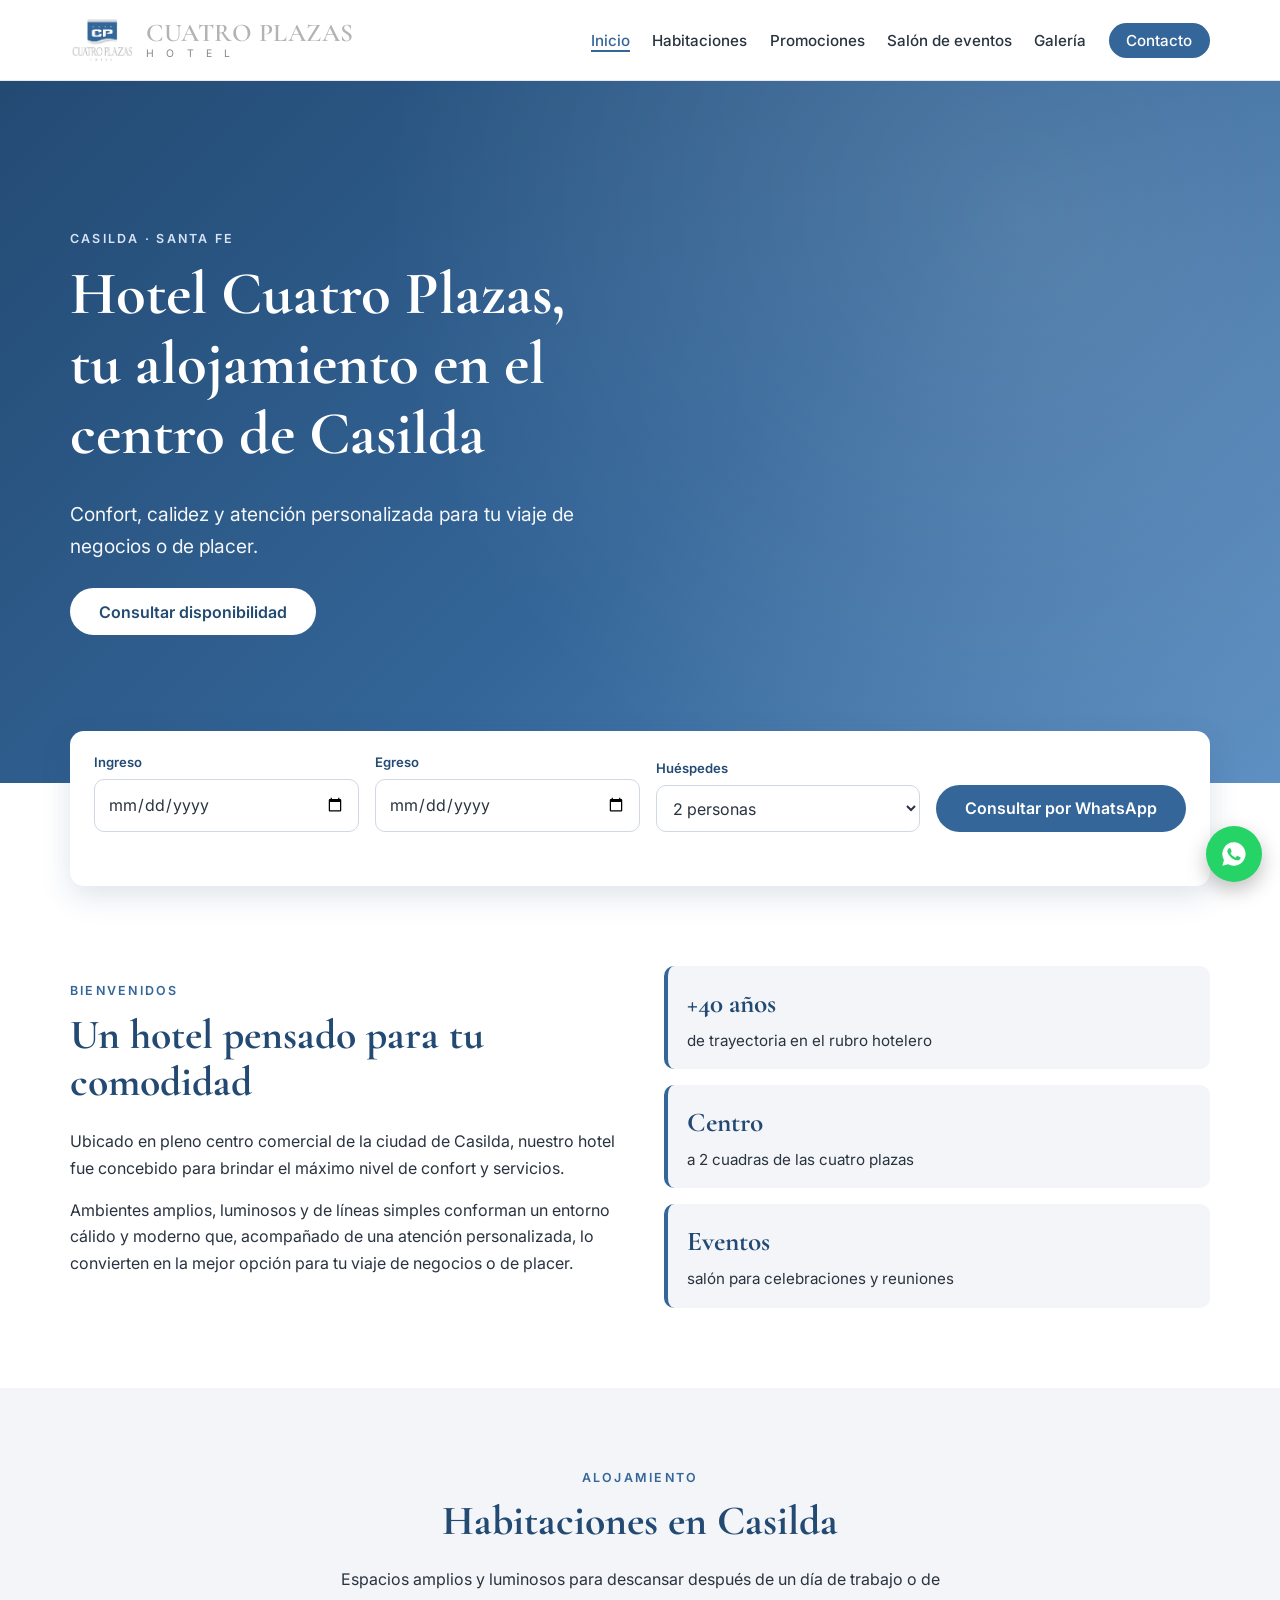
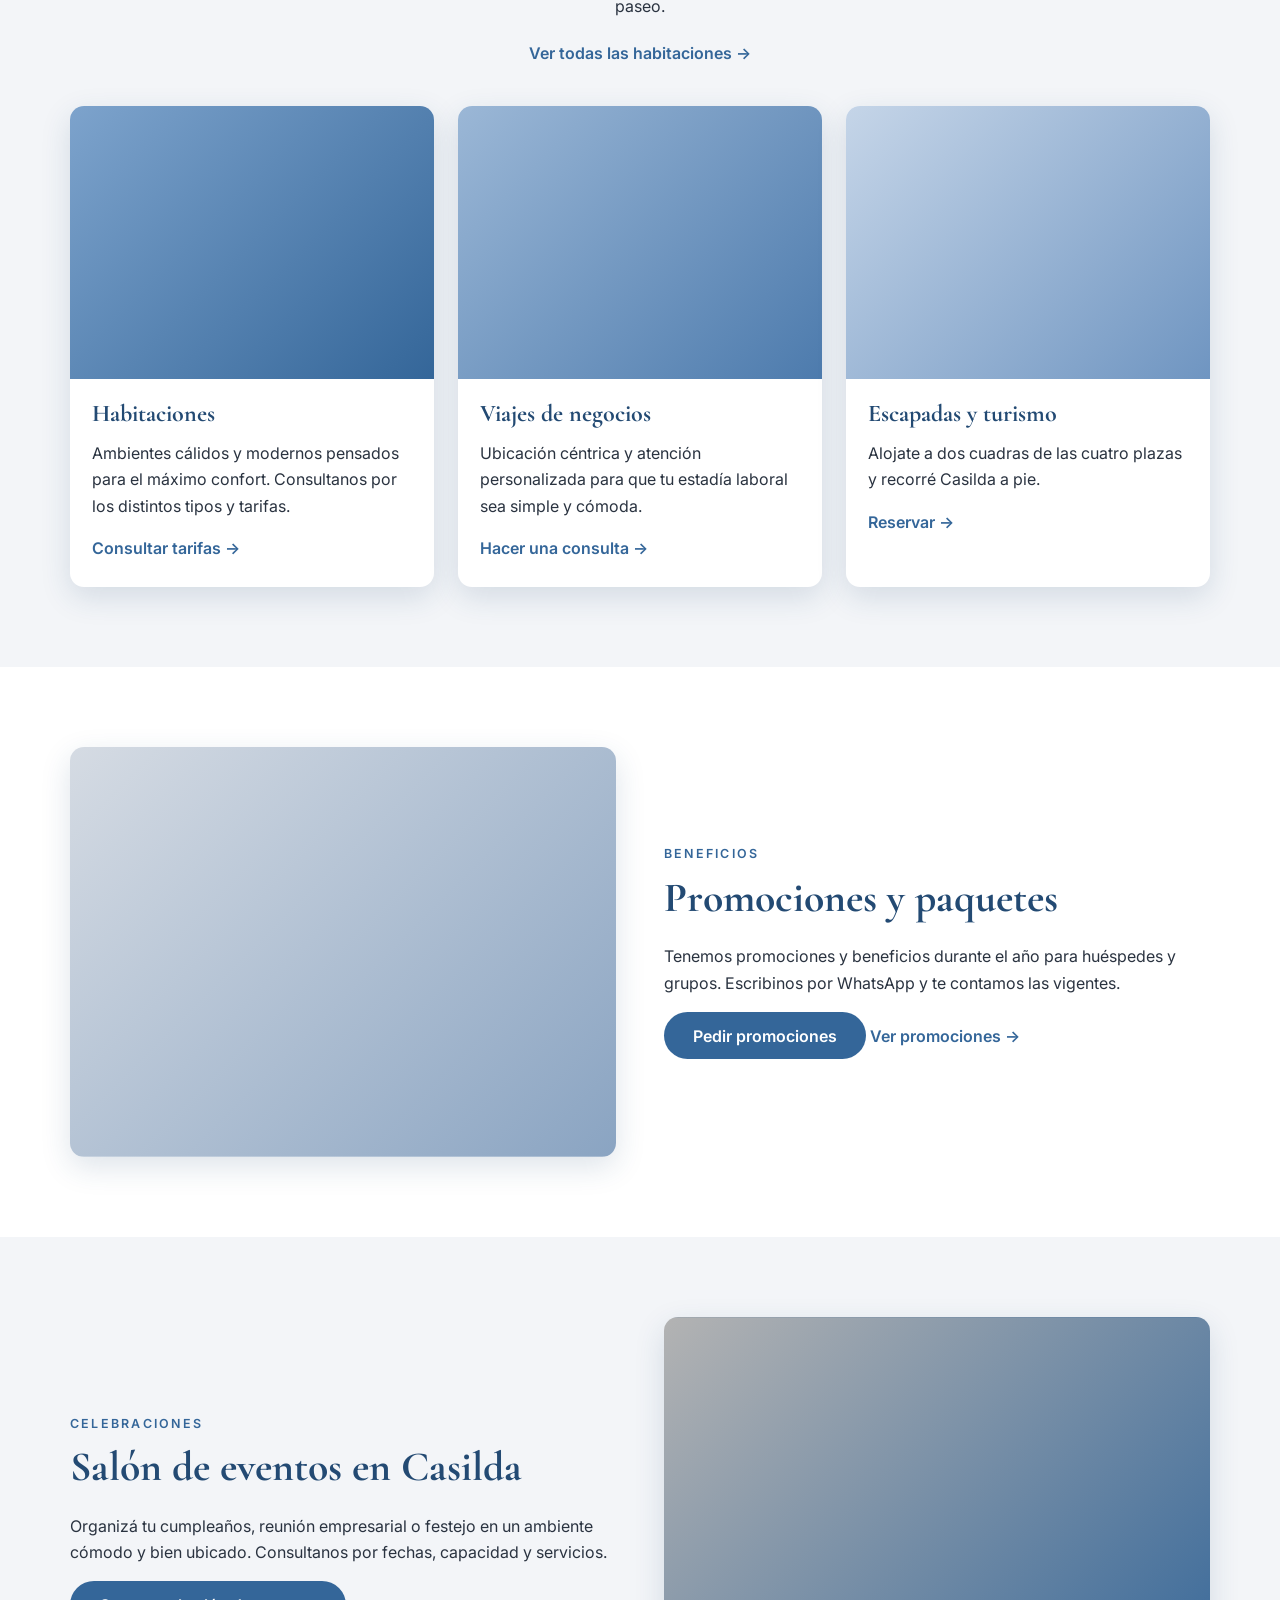
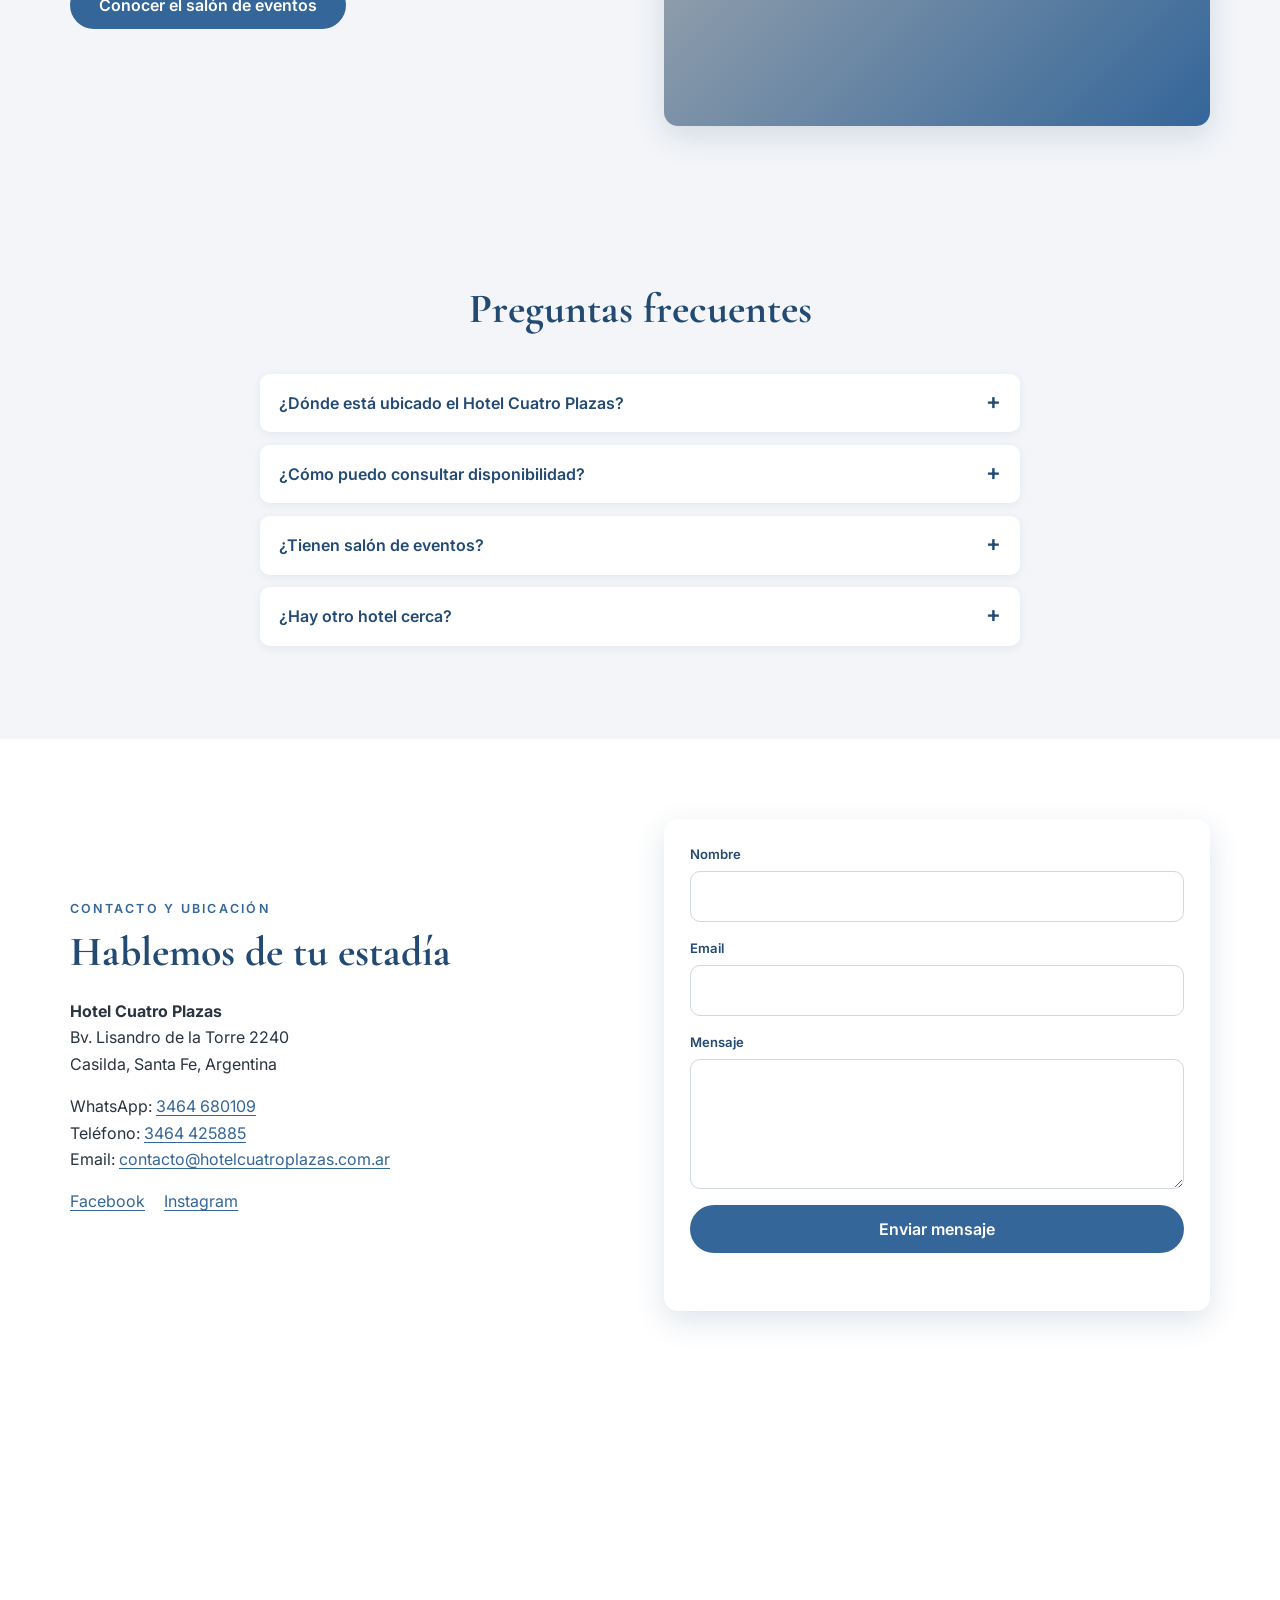
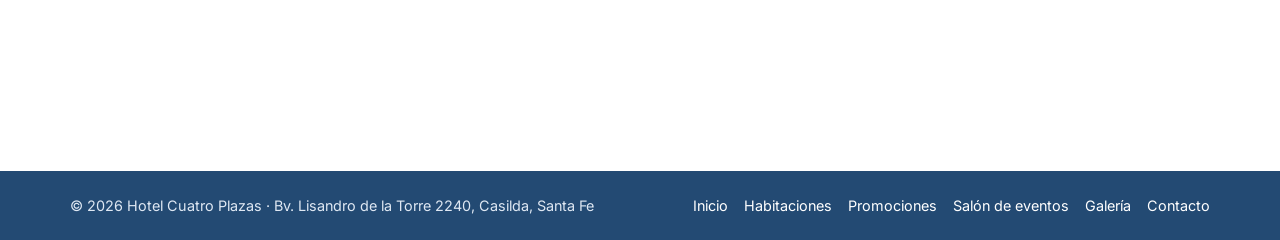
<file: index.html>
<!DOCTYPE html>
<html lang="es-AR">
<head>
  <meta charset="utf-8">
  <meta name="viewport" content="width=device-width, initial-scale=1">

  <title>Hotel Cuatro Plazas | Alojamiento en el centro de Casilda, Santa Fe</title>
  <meta name="description" content="Hotel Cuatro Plazas en Casilda, Santa Fe: habitaciones amplias en pleno centro, salón de eventos y más de 40 años de trayectoria. Consultá disponibilidad.">
  <meta name="robots" content="index, follow, max-image-preview:large, max-snippet:-1">
  <meta name="author" content="Hotel Cuatro Plazas">
  <meta name="theme-color" content="#346699">
  <link rel="canonical" href="https://hotelcuatroplazas.com.ar/">

  <!-- Geo / local SEO -->
  <meta name="geo.region" content="AR-S">
  <meta name="geo.placename" content="Casilda, Santa Fe">

  <!-- Open Graph / Twitter -->
  <meta property="og:type" content="website">
  <meta property="og:locale" content="es_AR">
  <meta property="og:site_name" content="Hotel Cuatro Plazas">
  <meta property="og:title" content="Hotel Cuatro Plazas | Alojamiento en el centro de Casilda">
  <meta property="og:description" content="Habitaciones amplias y luminosas, salón de eventos y atención personalizada en pleno centro de Casilda, Santa Fe.">
  <meta property="og:url" content="https://hotelcuatroplazas.com.ar/">
  <meta property="og:image" content="https://hotelcuatroplazas.com.ar/assets/img/og-image.jpg">
  <meta property="og:image:alt" content="Logo del Hotel Cuatro Plazas, Casilda">
  <meta name="twitter:card" content="summary_large_image">

  <link rel="icon" type="image/svg+xml" href="assets/logohcp.jpg">
  <link rel="preconnect" href="https://fonts.googleapis.com">
  <link rel="preconnect" href="https://fonts.gstatic.com" crossorigin>
  <link rel="preload" as="style" href="https://fonts.googleapis.com/css2?family=Cormorant+Garamond:wght@500;600;700&family=Inter:wght@400;500;600&display=swap">
  <link rel="stylesheet" href="https://fonts.googleapis.com/css2?family=Cormorant+Garamond:wght@500;600;700&family=Inter:wght@400;500;600&display=swap">
  <link rel="stylesheet" href="css/styles.css">

  <!-- Datos estructurados (schema.org) -->
  <script type="application/ld+json">
  {
    "@context": "https://schema.org",
    "@type": "Hotel",
    "@id": "https://hotelcuatroplazas.com.ar/#hotel",
    "name": "Hotel Cuatro Plazas",
    "url": "https://hotelcuatroplazas.com.ar/",
    "description": "Hotel en pleno centro comercial de Casilda, Santa Fe, con habitaciones amplias y luminosas, salón de eventos y más de 40 años de trayectoria.",
    "logo": "https://hotelcuatroplazas.com.ar/assets/logo.svg",
    "image": "https://hotelcuatroplazas.com.ar/assets/img/og-image.jpg",
    "telephone": "+54 3464 425885",
    "email": "contacto@hotelcuatroplazas.com.ar",
    "address": {
      "@type": "PostalAddress",
      "streetAddress": "Bv. Lisandro de la Torre 2240",
      "addressLocality": "Casilda",
      "addressRegion": "Santa Fe",
      "addressCountry": "AR"
    },
    "contactPoint": [{
      "@type": "ContactPoint",
      "contactType": "reservations",
      "telephone": "+54 9 3464 680109",
      "availableLanguage": "Spanish"
    }],
    "sameAs": [
      "https://facebook.com/hotelcuatroplazas",
      "https://www.instagram.com/hotelcuatroplazas/"
    ],
    "areaServed": "Casilda, Santa Fe, Argentina"
  }
  </script>
  <script type="application/ld+json">
  {
    "@context": "https://schema.org",
    "@type": "FAQPage",
    "mainEntity": [
      {
        "@type": "Question",
        "name": "¿Dónde está ubicado el Hotel Cuatro Plazas?",
        "acceptedAnswer": {
          "@type": "Answer",
          "text": "En Bv. Lisandro de la Torre 2240, Casilda, Santa Fe, en pleno centro comercial de la ciudad y a dos cuadras de las cuatro plazas."
        }
      },
      {
        "@type": "Question",
        "name": "¿Cómo puedo consultar disponibilidad?",
        "acceptedAnswer": {
          "@type": "Answer",
          "text": "Podés usar el formulario de esta página, escribirnos por WhatsApp al 3464 680109, llamar al 3464 425885 o enviar un correo a contacto@hotelcuatroplazas.com.ar."
        }
      },
      {
        "@type": "Question",
        "name": "¿El hotel cuenta con salón de eventos?",
        "acceptedAnswer": {
          "@type": "Answer",
          "text": "Sí, contamos con salón de eventos. Consultanos por fechas y capacidad."
        }
      }
    ]
  }
  </script>
</head>

<body>
  <a class="skip-link" href="#contenido">Ir al contenido</a>

  <header class="site-header" id="top">
    <div class="container header-inner">
      <a class="brand" href="#inicio" aria-label="Hotel Cuatro Plazas, ir al inicio">
        <img src="assets/logohcp.jpg" alt="Logo Hotel Cuatro Plazas" width="64" height="64">
        <span class="brand-text">
          <span class="brand-name">Cuatro Plazas</span>
          <span class="brand-sub">H O T E L</span>
        </span>
      </a>

      <button class="nav-toggle" aria-expanded="false" aria-controls="menu" aria-label="Abrir menú">
        <span></span><span></span><span></span>
      </button>

      <nav id="menu" class="main-nav" aria-label="Principal">
        <ul>
          <li><a href="index.html" aria-current="page">Inicio</a></li>
          <li><a href="habitaciones.html">Habitaciones</a></li>
          <li><a href="promociones.html">Promociones</a></li>
          <li><a href="salon-de-eventos.html">Salón de eventos</a></li>
          <li><a href="galeria.html">Galería</a></li>
          <li><a href="contacto.html" class="btn btn-small">Contacto</a></li>
        </ul>
      </nav>
    </div>
  </header>

  <main id="contenido">

    <!-- HERO -->
    <section class="hero" id="inicio" aria-labelledby="hero-title">
      <div class="hero-overlay"></div>
      <div class="container hero-content">
        <p class="eyebrow">Casilda · Santa Fe</p>
        <h1 id="hero-title">Hotel Cuatro Plazas, tu alojamiento en el centro de Casilda</h1>
        <p class="lead">Confort, calidez y atención personalizada para tu viaje de negocios o de placer.</p>
        <a class="btn" href="#disponibilidad">Consultar disponibilidad</a>
      </div>
    </section>

    <!-- DISPONIBILIDAD -->
    <section class="availability" id="disponibilidad" aria-labelledby="disp-title">
      <div class="container">
        <h2 id="disp-title" class="sr-only">Consultá disponibilidad</h2>
        <form id="availability-form" class="availability-form" novalidate>
          <div class="field">
            <label for="checkin">Ingreso</label>
            <input type="date" id="checkin" name="checkin" required>
          </div>
          <div class="field">
            <label for="checkout">Egreso</label>
            <input type="date" id="checkout" name="checkout" required>
          </div>
          <div class="field">
            <label for="guests">Huéspedes</label>
            <select id="guests" name="guests">
              <option value="1">1 persona</option>
              <option value="2" selected>2 personas</option>
              <option value="3">3 personas</option>
              <option value="4">4 personas</option>
              <option value="5+">5 o más</option>
            </select>
          </div>
          <button type="submit" class="btn">Consultar por WhatsApp</button>
          <p class="form-msg" id="availability-msg" role="alert" aria-live="polite"></p>
        </form>
      </div>
    </section>

    <!-- BIENVENIDA -->
    <section class="section welcome" aria-labelledby="welcome-title">
      <div class="container two-col">
        <div>
          <p class="eyebrow">Bienvenidos</p>
          <h2 id="welcome-title">Un hotel pensado para tu comodidad</h2>
          <p>Ubicado en pleno centro comercial de la ciudad de Casilda, nuestro hotel fue concebido para brindar el máximo nivel de confort y servicios.</p>
          <p>Ambientes amplios, luminosos y de líneas simples conforman un entorno cálido y moderno que, acompañado de una atención personalizada, lo convierten en la mejor opción para tu viaje de negocios o de placer.</p>
        </div>
        <ul class="highlights">
          <li><strong>+40 años</strong><span>de trayectoria en el rubro hotelero</span></li>
          <li><strong>Centro</strong><span>a 2 cuadras de las cuatro plazas</span></li>
          <li><strong>Eventos</strong><span>salón para celebraciones y reuniones</span></li>
        </ul>
      </div>
    </section>

    <!-- HABITACIONES -->
    <section class="section alt" id="habitaciones" aria-labelledby="hab-title">
      <div class="container">
        <header class="section-head">
          <p class="eyebrow">Alojamiento</p>
          <h2 id="hab-title">Habitaciones en Casilda</h2>
          <p>Espacios amplios y luminosos para descansar después de un día de trabajo o de paseo.</p>
          <a class="link" href="habitaciones.html">Ver todas las habitaciones</a>
        </header>
        <div class="cards">
          <article class="card">
            <div class="card-img img-room1" role="img" aria-label="Habitación del Hotel Cuatro Plazas, Casilda"></div>
            <div class="card-body">
              <h3>Habitaciones</h3>
              <p>Ambientes cálidos y modernos pensados para el máximo confort. Consultanos por los distintos tipos y tarifas.</p>
              <a class="link" href="#contacto">Consultar tarifas</a>
            </div>
          </article>
          <article class="card">
            <div class="card-img img-room2" role="img" aria-label="Detalle de habitación luminosa en Hotel Cuatro Plazas"></div>
            <div class="card-body">
              <h3>Viajes de negocios</h3>
              <p>Ubicación céntrica y atención personalizada para que tu estadía laboral sea simple y cómoda.</p>
              <a class="link" href="#contacto">Hacer una consulta</a>
            </div>
          </article>
          <article class="card">
            <div class="card-img img-room3" role="img" aria-label="Estadía de placer en Casilda, Hotel Cuatro Plazas"></div>
            <div class="card-body">
              <h3>Escapadas y turismo</h3>
              <p>Alojate a dos cuadras de las cuatro plazas y recorré Casilda a pie.</p>
              <a class="link" href="#contacto">Reservar</a>
            </div>
          </article>
        </div>
      </div>
    </section>

    <!-- PROMOCIONES -->
    <section class="section" id="promociones" aria-labelledby="promo-title">
      <div class="container two-col reverse">
        <div class="promo-img img-promo" role="img" aria-label="Promociones del Hotel Cuatro Plazas"></div>
        <div>
          <p class="eyebrow">Beneficios</p>
          <h2 id="promo-title">Promociones y paquetes</h2>
          <p>Tenemos promociones y beneficios durante el año para huéspedes y grupos. Escribinos por WhatsApp y te contamos las vigentes.</p>
          <a class="btn" href="https://wa.me/5493464680109?text=Hola%2C%20quisiera%20conocer%20las%20promociones%20vigentes" target="_blank" rel="noopener">Pedir promociones</a>
          <a class="link" href="promociones.html">Ver promociones</a>
        </div>
      </div>
    </section>

    <!-- SALON DE EVENTOS -->
    <section class="section alt" id="salon-de-eventos" aria-labelledby="salon-title">
      <div class="container two-col">
        <div>
          <p class="eyebrow">Celebraciones</p>
          <h2 id="salon-title">Salón de eventos en Casilda</h2>
          <p>Organizá tu cumpleaños, reunión empresarial o festejo en un ambiente cómodo y bien ubicado. Consultanos por fechas, capacidad y servicios.</p>
          <a class="btn" href="salon-de-eventos.html">Conocer el salón de eventos</a>
        </div>
        <div class="promo-img img-salon" role="img" aria-label="Salón de eventos del Hotel Cuatro Plazas"></div>
      </div>
    </section>

    <!-- FAQ -->
    <section class="section alt" aria-labelledby="faq-title">
      <div class="container narrow">
        <header class="section-head">
          <h2 id="faq-title">Preguntas frecuentes</h2>
        </header>
        <details>
          <summary>¿Dónde está ubicado el Hotel Cuatro Plazas?</summary>
          <p>En Bv. Lisandro de la Torre 2240, Casilda, Santa Fe, en pleno centro comercial y a dos cuadras de las cuatro plazas.</p>
        </details>
        <details>
          <summary>¿Cómo puedo consultar disponibilidad?</summary>
          <p>Con el formulario de esta página, por WhatsApp al 3464 680109, por teléfono al 3464 425885 o por correo a contacto@hotelcuatroplazas.com.ar.</p>
        </details>
        <details>
          <summary>¿Tienen salón de eventos?</summary>
          <p>Sí. Consultanos por fechas, capacidad y servicios disponibles.</p>
        </details>
        <details>
          <summary>¿Hay otro hotel cerca?</summary>
          <p>Sí, a dos cuadras tenemos el <a href="https://hotelcasilda.com.ar/" rel="noopener">Hotel Casilda</a>, con restaurante.</p>
        </details>
      </div>
    </section>

    <!-- CONTACTO -->
    <section class="section contact" id="contacto" aria-labelledby="contact-title">
      <div class="container two-col">
        <div>
          <p class="eyebrow">Contacto y ubicación</p>
          <h2 id="contact-title">Hablemos de tu estadía</h2>
          <address>
            <p><strong>Hotel Cuatro Plazas</strong><br>Bv. Lisandro de la Torre 2240<br>Casilda, Santa Fe, Argentina</p>
            <p>
              WhatsApp: <a href="https://wa.me/5493464680109" target="_blank" rel="noopener">3464 680109</a><br>
              Teléfono: <a href="tel:+543464425885">3464 425885</a><br>
              Email: <a href="mailto:contacto@hotelcuatroplazas.com.ar">contacto@hotelcuatroplazas.com.ar</a>
            </p>
          </address>
          <p class="social">
            <a href="https://facebook.com/hotelcuatroplazas" target="_blank" rel="noopener me">Facebook</a>
            <a href="https://www.instagram.com/hotelcuatroplazas/" target="_blank" rel="noopener me">Instagram</a>
          </p>
        </div>

        <form id="contact-form" class="contact-form" novalidate>
          <div class="field">
            <label for="name">Nombre</label>
            <input type="text" id="name" name="name" autocomplete="name" required>
          </div>
          <div class="field">
            <label for="email">Email</label>
            <input type="email" id="email" name="email" autocomplete="email" required>
          </div>
          <div class="field">
            <label for="message">Mensaje</label>
            <textarea id="message" name="message" rows="4" required></textarea>
          </div>
          <button type="submit" class="btn">Enviar mensaje</button>
          <p class="form-msg" id="contact-msg" role="alert" aria-live="polite"></p>
        </form>
      </div>
    </section>

    <!-- MAPA -->
    <section class="map" aria-label="Mapa de ubicación">
      <iframe
        title="Mapa: Hotel Cuatro Plazas, Bv. Lisandro de la Torre 2240, Casilda"
        src="https://www.google.com/maps?q=Bv.+Lisandro+de+la+Torre+2240,+Casilda,+Santa+Fe,+Argentina&output=embed"
        loading="lazy" referrerpolicy="no-referrer-when-downgrade" allowfullscreen></iframe>
    </section>
  </main>

  <footer class="site-footer">
    <div class="container footer-inner">
      <p>&copy; <span id="year">2026</span> Hotel Cuatro Plazas · Bv. Lisandro de la Torre 2240, Casilda, Santa Fe</p>
      <nav class="footer-nav" aria-label="Pie de página"><a href="index.html">Inicio</a><a href="habitaciones.html">Habitaciones</a><a href="promociones.html">Promociones</a><a href="salon-de-eventos.html">Salón de eventos</a><a href="galeria.html">Galería</a><a href="contacto.html">Contacto</a></nav>
    </div>
  </footer>

  <a class="wa-float" href="https://wa.me/5493464680109" target="_blank" rel="noopener" aria-label="Escribinos por WhatsApp">
    <svg viewBox="0 0 24 24" width="28" height="28" aria-hidden="true"><path fill="currentColor" d="M12 2a10 10 0 0 0-8.6 15.1L2 22l5-1.3A10 10 0 1 0 12 2Zm5.2 14.2c-.2.6-1.300 1.200-1.800 1.200-.5.100-1 .2-3.300-.7-2.800-1.100-4.500-4-4.700-4.200-.1-.2-1.100-1.500-1.100-2.800s.7-2 1-2.300c.2-.3.500-.3.700-.3h.5c.2 0 .4 0 .6.500l.8 2c.1.2.100.3 0 .5l-.3.400-.4.400c-.1.100-.3.300-.1.600.2.300.8 1.300 1.700 2 1.100 1 2 1.300 2.300 1.400.3.100.4.100.6-.1l.8-1c.2-.3.400-.2.600-.1l1.900.9c.3.100.5.200.5.300.1.200.1.800-.1 1.400Z"/></svg>
  </a>


  <script src="js/main.js" defer></script>
</body>
</html>
</file>
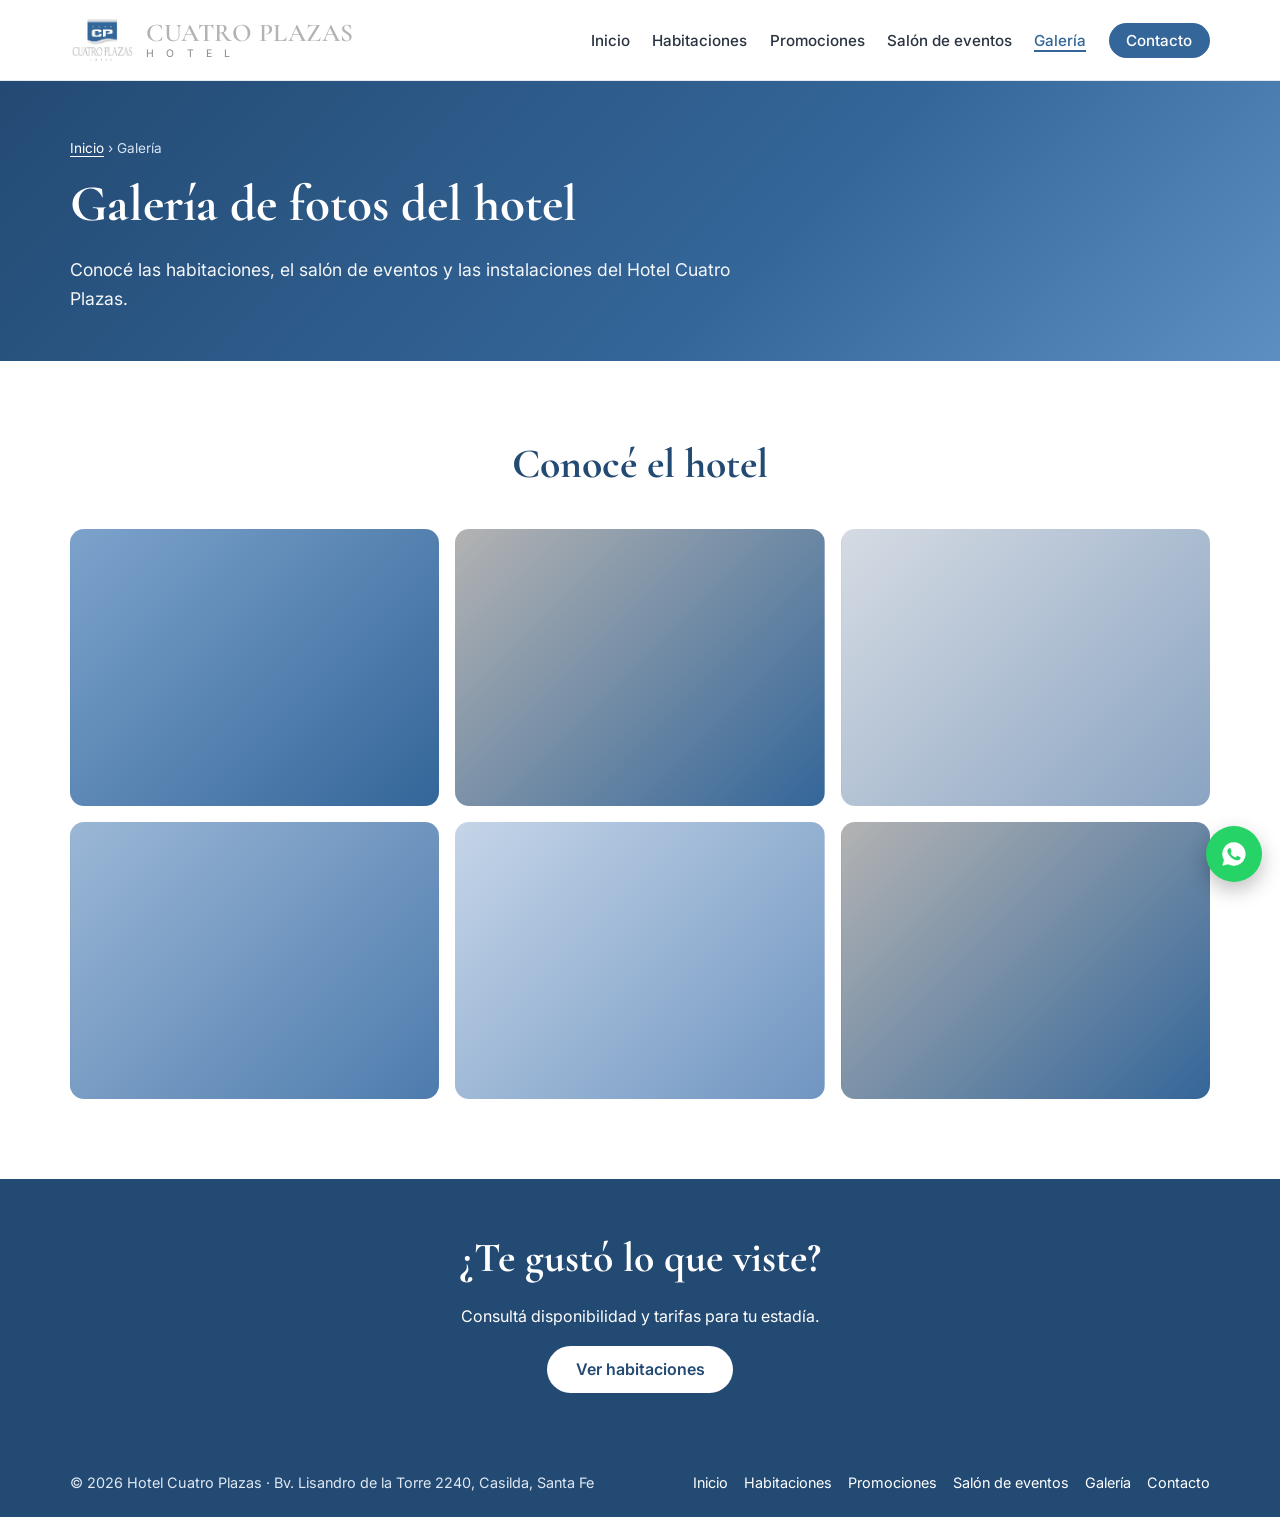
<file: galeria.html>
<!DOCTYPE html>
<html lang="es-AR">
<head>
  <meta charset="utf-8">
  <meta name="viewport" content="width=device-width, initial-scale=1">

  <title>Galería de fotos | Hotel Cuatro Plazas, Casilda</title>
  <meta name="description" content="Galería de fotos del Hotel Cuatro Plazas en Casilda, Santa Fe: habitaciones, salón de eventos e instalaciones.">
  <meta name="robots" content="index, follow, max-image-preview:large, max-snippet:-1">
  <meta name="author" content="Hotel Cuatro Plazas">
  <meta name="theme-color" content="#346699">
  <link rel="canonical" href="https://hotelcuatroplazas.com.ar/galeria.html">

  <meta name="geo.region" content="AR-S">
  <meta name="geo.placename" content="Casilda, Santa Fe">

  <meta property="og:type" content="website">
  <meta property="og:locale" content="es_AR">
  <meta property="og:site_name" content="Hotel Cuatro Plazas">
  <meta property="og:title" content="Galería | Hotel Cuatro Plazas, Casilda">
  <meta property="og:description" content="Galería de fotos del Hotel Cuatro Plazas en Casilda, Santa Fe: habitaciones, salón de eventos e instalaciones.">
  <meta property="og:url" content="https://hotelcuatroplazas.com.ar/galeria.html">
  <meta property="og:image" content="https://hotelcuatroplazas.com.ar/assets/img/og-image.jpg">
  <meta property="og:image:alt" content="Logo del Hotel Cuatro Plazas, Casilda">
  <meta name="twitter:card" content="summary_large_image">

  <link rel="icon" type="image/svg+xml" href="assets/logohcp.jpg">
  <link rel="preconnect" href="https://fonts.googleapis.com">
  <link rel="preconnect" href="https://fonts.gstatic.com" crossorigin>
  <link rel="preload" as="style" href="https://fonts.googleapis.com/css2?family=Cormorant+Garamond:wght@500;600;700&family=Inter:wght@400;500;600&display=swap">
  <link rel="stylesheet" href="https://fonts.googleapis.com/css2?family=Cormorant+Garamond:wght@500;600;700&family=Inter:wght@400;500;600&display=swap">
  <link rel="stylesheet" href="css/styles.css">

  <script type="application/ld+json">
{
  "@context": "https://schema.org",
  "@type": "ImageGallery",
  "@id": "https://hotelcuatroplazas.com.ar/galeria.html#webpage",
  "url": "https://hotelcuatroplazas.com.ar/galeria.html",
  "name": "Galería de fotos | Hotel Cuatro Plazas, Casilda",
  "description": "Galería de fotos del Hotel Cuatro Plazas en Casilda, Santa Fe: habitaciones, salón de eventos e instalaciones.",
  "inLanguage": "es-AR",
  "isPartOf": {
    "@id": "https://hotelcuatroplazas.com.ar/#hotel"
  },
  "about": {
    "@id": "https://hotelcuatroplazas.com.ar/#hotel"
  }
}
  </script>
  <script type="application/ld+json">
{
  "@context": "https://schema.org",
  "@type": "BreadcrumbList",
  "itemListElement": [
    {
      "@type": "ListItem",
      "position": 1,
      "name": "Inicio",
      "item": "https://hotelcuatroplazas.com.ar/"
    },
    {
      "@type": "ListItem",
      "position": 2,
      "name": "Galería",
      "item": "https://hotelcuatroplazas.com.ar/galeria.html"
    }
  ]
}
  </script>
</head>
<body>
  <a class="skip-link" href="#contenido">Ir al contenido</a>

  <header class="site-header" id="top">
    <div class="container header-inner">
      <a class="brand" href="index.html" aria-label="Hotel Cuatro Plazas, ir al inicio">
        <img src="assets/logohcp.jpg" alt="Logo Hotel Cuatro Plazas" width="64" height="64">
        <span class="brand-text">
          <span class="brand-name">Cuatro Plazas</span>
          <span class="brand-sub">H O T E L</span>
        </span>
      </a>

      <button class="nav-toggle" aria-expanded="false" aria-controls="menu" aria-label="Abrir menú">
        <span></span><span></span><span></span>
      </button>

      <nav id="menu" class="main-nav" aria-label="Principal">
        <ul>
          <li><a href="index.html">Inicio</a></li>
          <li><a href="habitaciones.html">Habitaciones</a></li>
          <li><a href="promociones.html">Promociones</a></li>
          <li><a href="salon-de-eventos.html">Salón de eventos</a></li>
          <li><a href="galeria.html" aria-current="page">Galería</a></li>
          <li><a href="contacto.html" class="btn btn-small">Contacto</a></li>
        </ul>
      </nav>
    </div>
  </header>

  <main id="contenido">

    <section class="page-hero" aria-labelledby="page-title">
      <div class="container">
        <nav class="breadcrumb" aria-label="Migas de pan"><a href="index.html">Inicio</a> › <span>Galería</span></nav>
        <h1 id="page-title">Galería de fotos del hotel</h1>
        <p class="lead">Conocé las habitaciones, el salón de eventos y las instalaciones del Hotel Cuatro Plazas.</p>
      </div>
    </section>

    <section class="section" aria-labelledby="gal-title">
      <div class="container">
        <header class="section-head">
          <h2 id="gal-title">Conocé el hotel</h2>
        </header>
        <div class="gallery">
          <button class="g-item img-room1" data-label="Habitación"       aria-label="Ampliar imagen: habitación"></button>
          <button class="g-item img-salon" data-label="Salón de eventos" aria-label="Ampliar imagen: salón de eventos"></button>
          <button class="g-item img-promo" data-label="Instalaciones"    aria-label="Ampliar imagen: instalaciones"></button>
          <button class="g-item img-room2" data-label="Ambientes"        aria-label="Ampliar imagen: ambientes"></button>
          <button class="g-item img-room3" data-label="Recepción"        aria-label="Ampliar imagen: recepción"></button>
          <button class="g-item img-salon" data-label="Eventos"          aria-label="Ampliar imagen: eventos"></button>
        </div>
      </div>
    </section>

    <section class="cta-band" aria-labelledby="cta-title">
      <div class="container narrow">
        <h2 id="cta-title">¿Te gustó lo que viste?</h2>
        <p>Consultá disponibilidad y tarifas para tu estadía.</p>
        <a class="btn" href="habitaciones.html">Ver habitaciones</a>
      </div>
    </section>

  </main>

  <footer class="site-footer">
    <div class="container footer-inner">
      <p>&copy; <span id="year">2026</span> Hotel Cuatro Plazas · Bv. Lisandro de la Torre 2240, Casilda, Santa Fe</p>
      <nav class="footer-nav" aria-label="Pie de página"><a href="index.html">Inicio</a><a href="habitaciones.html">Habitaciones</a><a href="promociones.html">Promociones</a><a href="salon-de-eventos.html">Salón de eventos</a><a href="galeria.html">Galería</a><a href="contacto.html">Contacto</a></nav>
    </div>
  </footer>

  <a class="wa-float" href="https://wa.me/5493464680109" target="_blank" rel="noopener" aria-label="Escribinos por WhatsApp">
    <svg viewBox="0 0 24 24" width="28" height="28" aria-hidden="true"><path fill="currentColor" d="M12 2a10 10 0 0 0-8.6 15.1L2 22l5-1.3A10 10 0 1 0 12 2Zm5.2 14.2c-.2.6-1.300 1.200-1.800 1.200-.5.100-1 .2-3.300-.7-2.800-1.100-4.500-4-4.700-4.200-.1-.2-1.100-1.500-1.100-2.800s.7-2 1-2.300c.2-.3.500-.3.700-.3h.5c.2 0 .4 0 .6.500l.8 2c.1.2.1.3 0 .5l-.3.400-.4.400c-.1.100-.3.300-.1.600.2.300.8 1.300 1.700 2 1.100 1 2 1.300 2.300 1.400.3.100.4.100.6-.1l.8-1c.2-.3.400-.2.600-.1l1.900.9c.3.100.5.200.5.300.1.200.1.800-.1 1.400Z"/></svg>
  </a>

  <div class="lightbox" id="lightbox" hidden role="dialog" aria-modal="true" aria-label="Imagen ampliada">
    <button class="lb-close" aria-label="Cerrar">&times;</button>
    <div class="lb-img" id="lb-img"></div>
    <p class="lb-cap" id="lb-cap"></p>
  </div>

  <script src="js/main.js" defer></script>
</body>
</html>
</file>
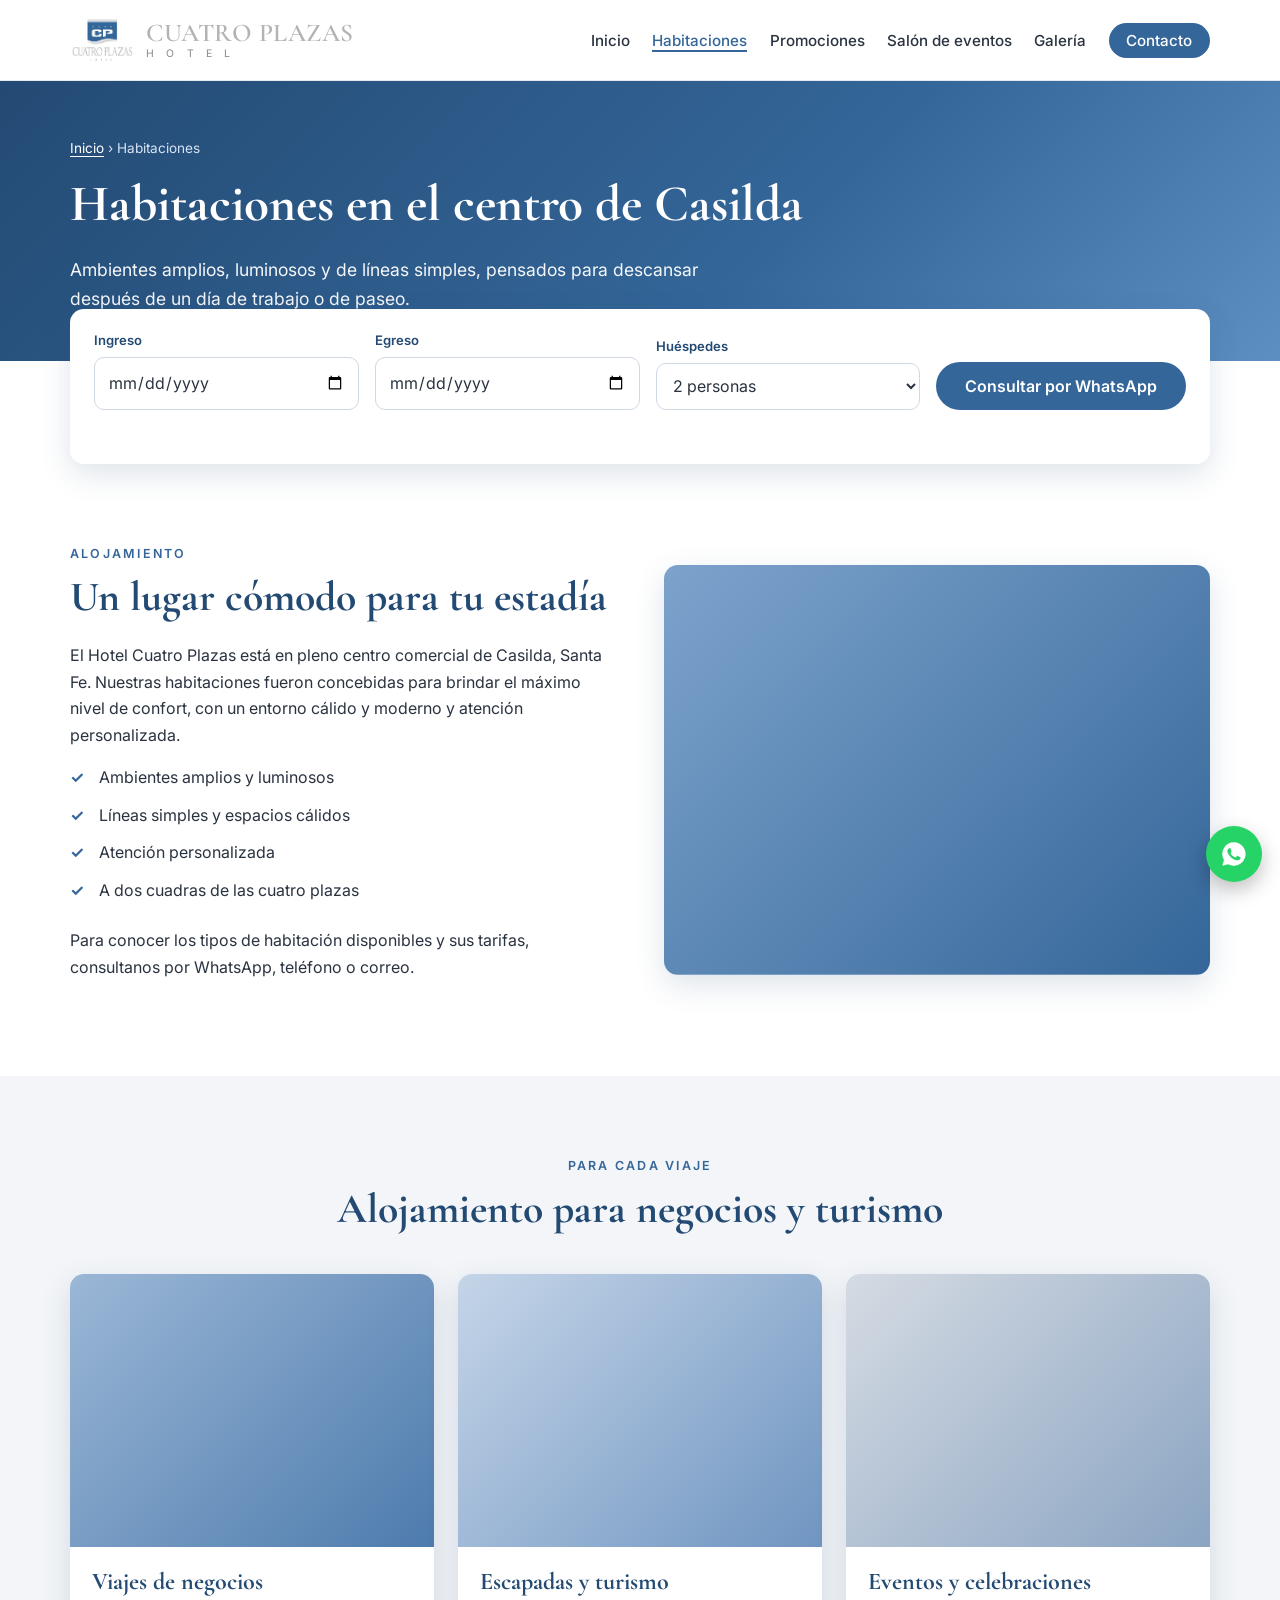
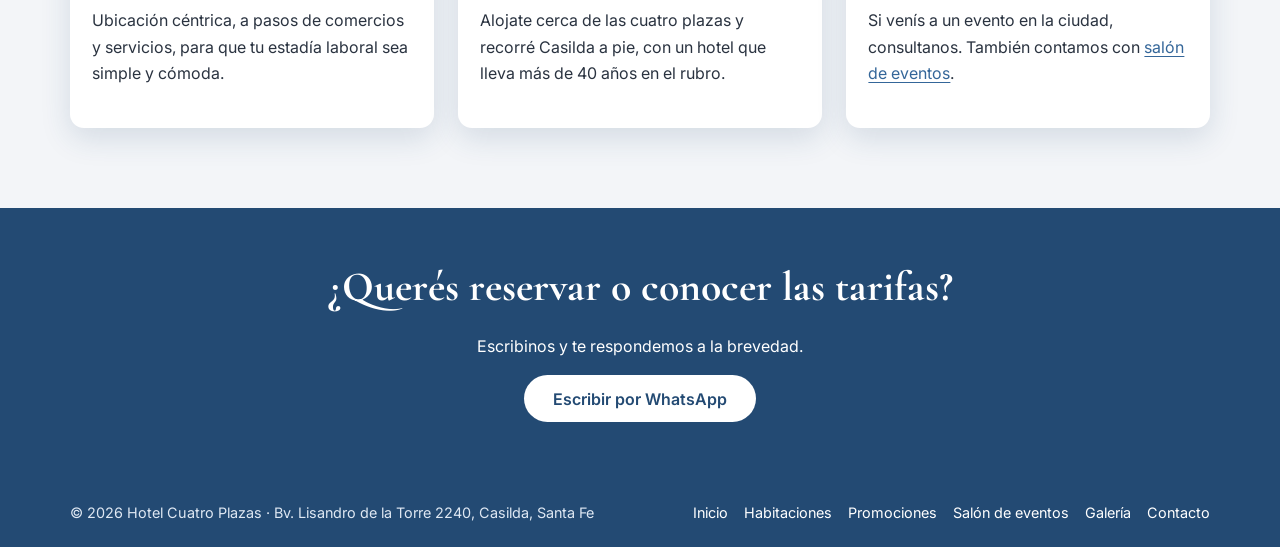
<file: habitaciones.html>
<!DOCTYPE html>
<html lang="es-AR">
<head>
  <meta charset="utf-8">
  <meta name="viewport" content="width=device-width, initial-scale=1">

  <title>Habitaciones en Casilda | Hotel Cuatro Plazas</title>
  <meta name="description" content="Habitaciones amplias y luminosas en el centro de Casilda, Santa Fe, para negocios y escapadas, a dos cuadras de las cuatro plazas. Consultá tarifas.">
  <meta name="robots" content="index, follow, max-image-preview:large, max-snippet:-1">
  <meta name="author" content="Hotel Cuatro Plazas">
  <meta name="theme-color" content="#346699">
  <link rel="canonical" href="https://hotelcuatroplazas.com.ar/habitaciones.html">

  <meta name="geo.region" content="AR-S">
  <meta name="geo.placename" content="Casilda, Santa Fe">

  <meta property="og:type" content="website">
  <meta property="og:locale" content="es_AR">
  <meta property="og:site_name" content="Hotel Cuatro Plazas">
  <meta property="og:title" content="Habitaciones | Hotel Cuatro Plazas, Casilda">
  <meta property="og:description" content="Habitaciones amplias y luminosas en el centro de Casilda, Santa Fe, para negocios y escapadas, a dos cuadras de las cuatro plazas. Consultá tarifas.">
  <meta property="og:url" content="https://hotelcuatroplazas.com.ar/habitaciones.html">
  <meta property="og:image" content="https://hotelcuatroplazas.com.ar/assets/img/og-image.jpg">
  <meta property="og:image:alt" content="Logo del Hotel Cuatro Plazas, Casilda">
  <meta name="twitter:card" content="summary_large_image">

  <link rel="icon" type="image/svg+xml" href="assets/logo.svg">
  <link rel="preconnect" href="https://fonts.googleapis.com">
  <link rel="preconnect" href="https://fonts.gstatic.com" crossorigin>
  <link rel="preload" as="style" href="https://fonts.googleapis.com/css2?family=Cormorant+Garamond:wght@500;600;700&family=Inter:wght@400;500;600&display=swap">
  <link rel="stylesheet" href="https://fonts.googleapis.com/css2?family=Cormorant+Garamond:wght@500;600;700&family=Inter:wght@400;500;600&display=swap">
  <link rel="stylesheet" href="css/styles.css">

  <script type="application/ld+json">
{
  "@context": "https://schema.org",
  "@type": "WebPage",
  "@id": "https://hotelcuatroplazas.com.ar/habitaciones.html#webpage",
  "url": "https://hotelcuatroplazas.com.ar/habitaciones.html",
  "name": "Habitaciones en Casilda | Hotel Cuatro Plazas",
  "description": "Habitaciones amplias y luminosas en el centro de Casilda, Santa Fe, para negocios y escapadas, a dos cuadras de las cuatro plazas. Consultá tarifas.",
  "inLanguage": "es-AR",
  "isPartOf": {
    "@id": "https://hotelcuatroplazas.com.ar/#hotel"
  },
  "about": {
    "@id": "https://hotelcuatroplazas.com.ar/#hotel"
  }
}
  </script>
  <script type="application/ld+json">
{
  "@context": "https://schema.org",
  "@type": "BreadcrumbList",
  "itemListElement": [
    {
      "@type": "ListItem",
      "position": 1,
      "name": "Inicio",
      "item": "https://hotelcuatroplazas.com.ar/"
    },
    {
      "@type": "ListItem",
      "position": 2,
      "name": "Habitaciones",
      "item": "https://hotelcuatroplazas.com.ar/habitaciones.html"
    }
  ]
}
  </script>
</head>
<body>
  <a class="skip-link" href="#contenido">Ir al contenido</a>

  <header class="site-header" id="top">
    <div class="container header-inner">
      <a class="brand" href="index.html" aria-label="Hotel Cuatro Plazas, ir al inicio">
        <img src="assets/logohcp.jpg" alt="Logo Hotel Cuatro Plazas" width="64" height="64">
        <span class="brand-text">
          <span class="brand-name">Cuatro Plazas</span>
          <span class="brand-sub">H O T E L</span>
        </span>
      </a>

      <button class="nav-toggle" aria-expanded="false" aria-controls="menu" aria-label="Abrir menú">
        <span></span><span></span><span></span>
      </button>

      <nav id="menu" class="main-nav" aria-label="Principal">
        <ul>
          <li><a href="index.html">Inicio</a></li>
          <li><a href="habitaciones.html" aria-current="page">Habitaciones</a></li>
          <li><a href="promociones.html">Promociones</a></li>
          <li><a href="salon-de-eventos.html">Salón de eventos</a></li>
          <li><a href="galeria.html">Galería</a></li>
          <li><a href="contacto.html" class="btn btn-small">Contacto</a></li>
        </ul>
      </nav>
    </div>
  </header>

  <main id="contenido">

    <section class="page-hero" aria-labelledby="page-title">
      <div class="container">
        <nav class="breadcrumb" aria-label="Migas de pan"><a href="index.html">Inicio</a> › <span>Habitaciones</span></nav>
        <h1 id="page-title">Habitaciones en el centro de Casilda</h1>
        <p class="lead">Ambientes amplios, luminosos y de líneas simples, pensados para descansar después de un día de trabajo o de paseo.</p>
      </div>
    </section>

    <section class="availability" id="disponibilidad" aria-labelledby="disp-title">
      <div class="container">
        <h2 id="disp-title" class="sr-only">Consultá disponibilidad</h2>
        <form id="availability-form" class="availability-form" novalidate>
          <div class="field">
            <label for="checkin">Ingreso</label>
            <input type="date" id="checkin" name="checkin" required>
          </div>
          <div class="field">
            <label for="checkout">Egreso</label>
            <input type="date" id="checkout" name="checkout" required>
          </div>
          <div class="field">
            <label for="guests">Huéspedes</label>
            <select id="guests" name="guests">
              <option value="1">1 persona</option>
              <option value="2" selected>2 personas</option>
              <option value="3">3 personas</option>
              <option value="4">4 personas</option>
              <option value="5+">5 o más</option>
            </select>
          </div>
          <button type="submit" class="btn">Consultar por WhatsApp</button>
          <p class="form-msg" id="availability-msg" role="alert" aria-live="polite"></p>
        </form>
      </div>
    </section>

    <section class="section" aria-labelledby="hab-title">
      <div class="container two-col">
        <div>
          <p class="eyebrow">Alojamiento</p>
          <h2 id="hab-title">Un lugar cómodo para tu estadía</h2>
          <p>El Hotel Cuatro Plazas está en pleno centro comercial de Casilda, Santa Fe. Nuestras habitaciones fueron concebidas para brindar el máximo nivel de confort, con un entorno cálido y moderno y atención personalizada.</p>
          <ul class="check-list">
            <li>Ambientes amplios y luminosos</li>
            <li>Líneas simples y espacios cálidos</li>
            <li>Atención personalizada</li>
            <li>A dos cuadras de las cuatro plazas</li>
          </ul>
          <p>Para conocer los tipos de habitación disponibles y sus tarifas, consultanos por WhatsApp, teléfono o correo.</p>
        </div>
        <div class="promo-img img-room1" role="img" aria-label="Habitación del Hotel Cuatro Plazas en Casilda"></div>
      </div>
    </section>

    <section class="section alt" aria-labelledby="para-title">
      <div class="container">
        <header class="section-head">
          <p class="eyebrow">Para cada viaje</p>
          <h2 id="para-title">Alojamiento para negocios y turismo</h2>
        </header>
        <div class="cards">
          <article class="card">
            <div class="card-img img-room2" role="img" aria-label="Alojamiento para viajes de negocios en Casilda"></div>
            <div class="card-body">
              <h3>Viajes de negocios</h3>
              <p>Ubicación céntrica, a pasos de comercios y servicios, para que tu estadía laboral sea simple y cómoda.</p>
            </div>
          </article>
          <article class="card">
            <div class="card-img img-room3" role="img" aria-label="Escapadas y turismo en Casilda"></div>
            <div class="card-body">
              <h3>Escapadas y turismo</h3>
              <p>Alojate cerca de las cuatro plazas y recorré Casilda a pie, con un hotel que lleva más de 40 años en el rubro.</p>
            </div>
          </article>
          <article class="card">
            <div class="card-img img-promo" role="img" aria-label="Eventos y celebraciones con alojamiento en Casilda"></div>
            <div class="card-body">
              <h3>Eventos y celebraciones</h3>
              <p>Si venís a un evento en la ciudad, consultanos. También contamos con <a href="salon-de-eventos.html">salón de eventos</a>.</p>
            </div>
          </article>
        </div>
      </div>
    </section>

    <section class="cta-band" aria-labelledby="cta-title">
      <div class="container narrow">
        <h2 id="cta-title">¿Querés reservar o conocer las tarifas?</h2>
        <p>Escribinos y te respondemos a la brevedad.</p>
        <a class="btn" href="https://wa.me/5493464680109?text=Hola%2C%20quisiera%20consultar%20tarifas%20y%20disponibilidad%20de%20habitaciones%20en%20el%20Hotel%20Cuatro%20Plazas." target="_blank" rel="noopener">Escribir por WhatsApp</a>
      </div>
    </section>

  </main>

  <footer class="site-footer">
    <div class="container footer-inner">
      <p>&copy; <span id="year">2026</span> Hotel Cuatro Plazas · Bv. Lisandro de la Torre 2240, Casilda, Santa Fe</p>
      <nav class="footer-nav" aria-label="Pie de página"><a href="index.html">Inicio</a><a href="habitaciones.html">Habitaciones</a><a href="promociones.html">Promociones</a><a href="salon-de-eventos.html">Salón de eventos</a><a href="galeria.html">Galería</a><a href="contacto.html">Contacto</a></nav>
    </div>
  </footer>

  <a class="wa-float" href="https://wa.me/5493464680109" target="_blank" rel="noopener" aria-label="Escribinos por WhatsApp">
    <svg viewBox="0 0 24 24" width="28" height="28" aria-hidden="true"><path fill="currentColor" d="M12 2a10 10 0 0 0-8.6 15.1L2 22l5-1.3A10 10 0 1 0 12 2Zm5.2 14.2c-.2.6-1.300 1.200-1.800 1.200-.5.100-1 .2-3.300-.7-2.800-1.100-4.500-4-4.700-4.200-.1-.2-1.100-1.500-1.100-2.800s.7-2 1-2.300c.2-.3.500-.3.700-.3h.5c.2 0 .4 0 .6.500l.8 2c.1.2.1.3 0 .5l-.3.400-.4.400c-.1.100-.3.300-.1.600.2.300.8 1.300 1.700 2 1.100 1 2 1.300 2.300 1.400.3.100.4.100.6-.1l.8-1c.2-.3.400-.2.600-.1l1.900.9c.3.100.5.200.5.300.1.200.1.800-.1 1.400Z"/></svg>
  </a>

  <script src="js/main.js" defer></script>
</body>
</html>
</file>
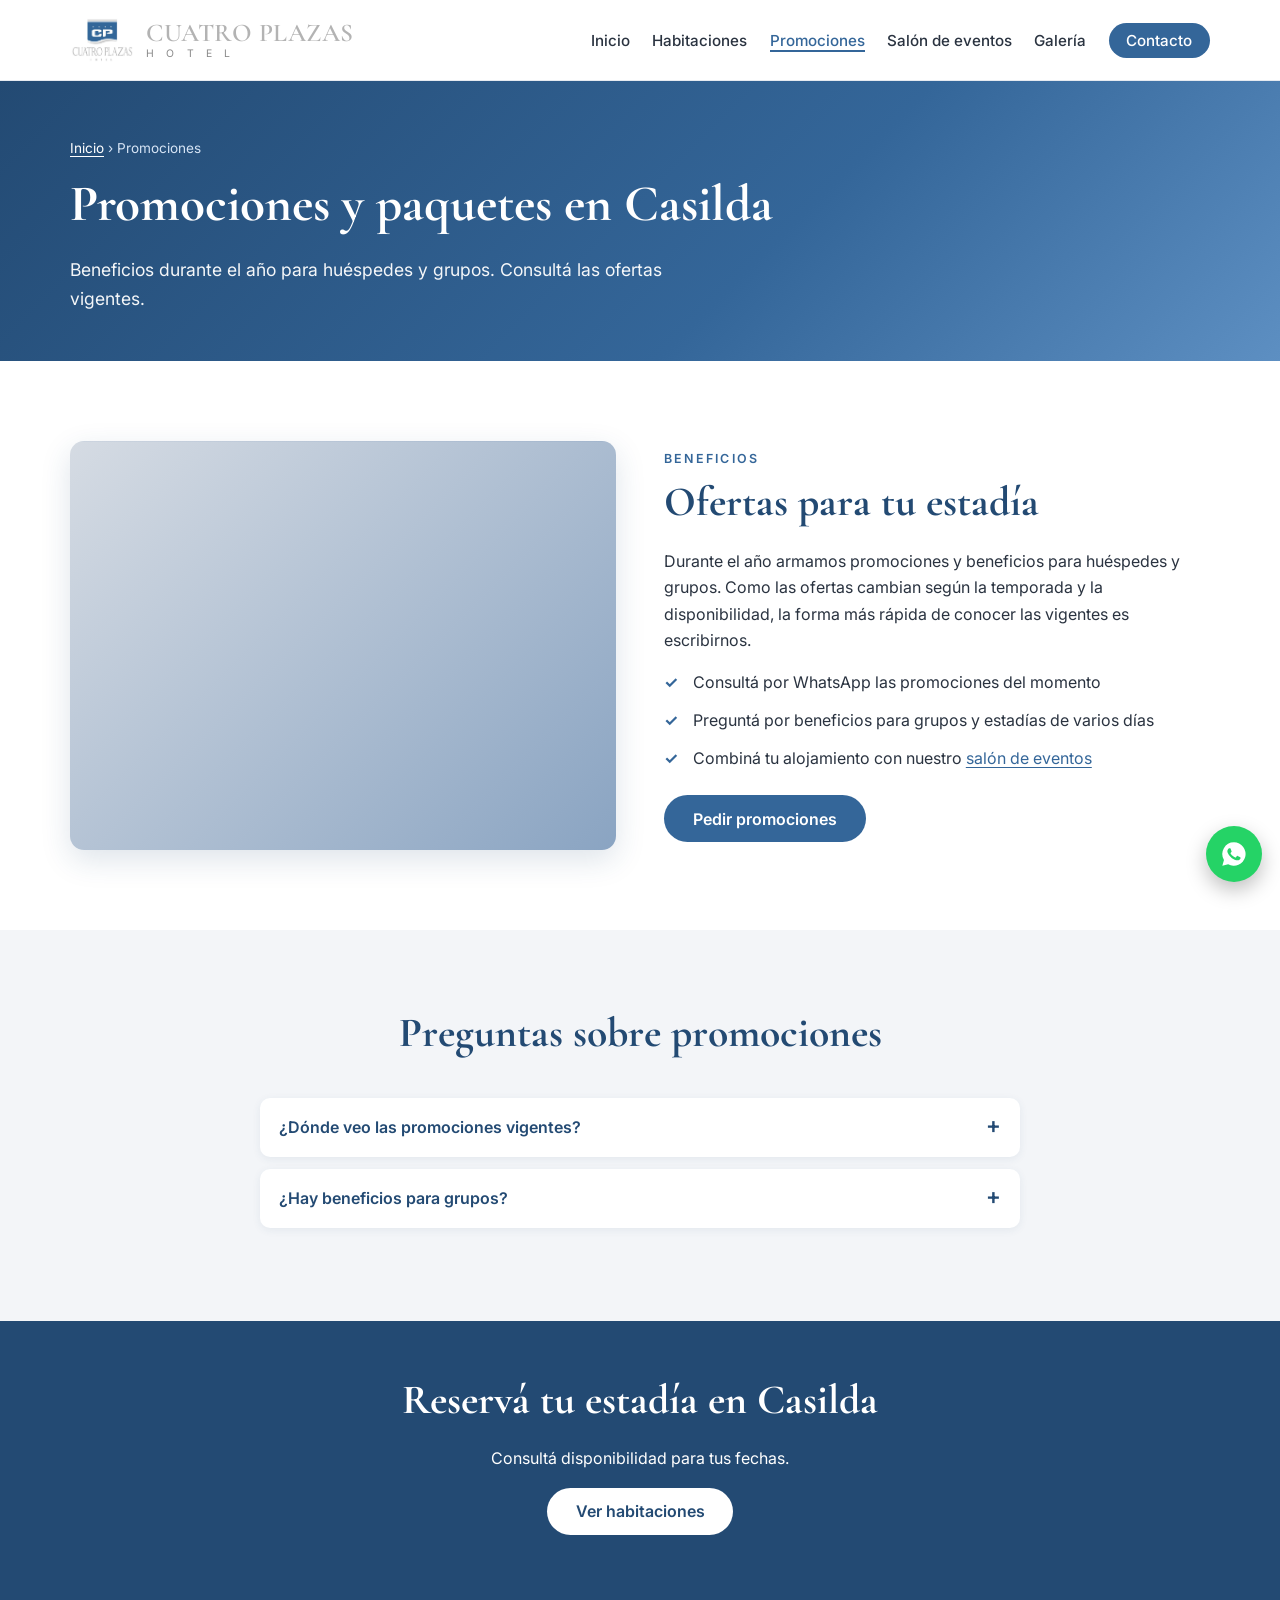
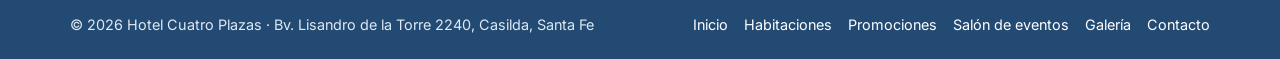
<file: promociones.html>
<!DOCTYPE html>
<html lang="es-AR">
<head>
  <meta charset="utf-8">
  <meta name="viewport" content="width=device-width, initial-scale=1">

  <title>Promociones y paquetes | Hotel Cuatro Plazas, Casilda</title>
  <meta name="description" content="Promociones y beneficios del Hotel Cuatro Plazas en Casilda, Santa Fe, para huéspedes y grupos. Consultá por WhatsApp las ofertas vigentes.">
  <meta name="robots" content="index, follow, max-image-preview:large, max-snippet:-1">
  <meta name="author" content="Hotel Cuatro Plazas">
  <meta name="theme-color" content="#346699">
  <link rel="canonical" href="https://hotelcuatroplazas.com.ar/promociones.html">

  <meta name="geo.region" content="AR-S">
  <meta name="geo.placename" content="Casilda, Santa Fe">

  <meta property="og:type" content="website">
  <meta property="og:locale" content="es_AR">
  <meta property="og:site_name" content="Hotel Cuatro Plazas">
  <meta property="og:title" content="Promociones | Hotel Cuatro Plazas, Casilda">
  <meta property="og:description" content="Promociones y beneficios del Hotel Cuatro Plazas en Casilda, Santa Fe, para huéspedes y grupos. Consultá por WhatsApp las ofertas vigentes.">
  <meta property="og:url" content="https://hotelcuatroplazas.com.ar/promociones.html">
  <meta property="og:image" content="https://hotelcuatroplazas.com.ar/assets/img/og-image.jpg">
  <meta property="og:image:alt" content="Logo del Hotel Cuatro Plazas, Casilda">
  <meta name="twitter:card" content="summary_large_image">

  <link rel="icon" type="image/svg+xml" href="assets/logo.svg">
  <link rel="preconnect" href="https://fonts.googleapis.com">
  <link rel="preconnect" href="https://fonts.gstatic.com" crossorigin>
  <link rel="preload" as="style" href="https://fonts.googleapis.com/css2?family=Cormorant+Garamond:wght@500;600;700&family=Inter:wght@400;500;600&display=swap">
  <link rel="stylesheet" href="https://fonts.googleapis.com/css2?family=Cormorant+Garamond:wght@500;600;700&family=Inter:wght@400;500;600&display=swap">
  <link rel="stylesheet" href="css/styles.css">

  <script type="application/ld+json">
{
  "@context": "https://schema.org",
  "@type": "WebPage",
  "@id": "https://hotelcuatroplazas.com.ar/promociones.html#webpage",
  "url": "https://hotelcuatroplazas.com.ar/promociones.html",
  "name": "Promociones y paquetes | Hotel Cuatro Plazas, Casilda",
  "description": "Promociones y beneficios del Hotel Cuatro Plazas en Casilda, Santa Fe, para huéspedes y grupos. Consultá por WhatsApp las ofertas vigentes.",
  "inLanguage": "es-AR",
  "isPartOf": {
    "@id": "https://hotelcuatroplazas.com.ar/#hotel"
  },
  "about": {
    "@id": "https://hotelcuatroplazas.com.ar/#hotel"
  }
}
  </script>
  <script type="application/ld+json">
{
  "@context": "https://schema.org",
  "@type": "BreadcrumbList",
  "itemListElement": [
    {
      "@type": "ListItem",
      "position": 1,
      "name": "Inicio",
      "item": "https://hotelcuatroplazas.com.ar/"
    },
    {
      "@type": "ListItem",
      "position": 2,
      "name": "Promociones",
      "item": "https://hotelcuatroplazas.com.ar/promociones.html"
    }
  ]
}
  </script>
</head>
<body>
  <a class="skip-link" href="#contenido">Ir al contenido</a>

  <header class="site-header" id="top">
    <div class="container header-inner">
      <a class="brand" href="index.html" aria-label="Hotel Cuatro Plazas, ir al inicio">
        <img src="assets/logohcp.jpg" alt="Logo Hotel Cuatro Plazas" width="64" height="64">
        <span class="brand-text">
          <span class="brand-name">Cuatro Plazas</span>
          <span class="brand-sub">H O T E L</span>
        </span>
      </a>

      <button class="nav-toggle" aria-expanded="false" aria-controls="menu" aria-label="Abrir menú">
        <span></span><span></span><span></span>
      </button>

      <nav id="menu" class="main-nav" aria-label="Principal">
        <ul>
          <li><a href="index.html">Inicio</a></li>
          <li><a href="habitaciones.html">Habitaciones</a></li>
          <li><a href="promociones.html" aria-current="page">Promociones</a></li>
          <li><a href="salon-de-eventos.html">Salón de eventos</a></li>
          <li><a href="galeria.html">Galería</a></li>
          <li><a href="contacto.html" class="btn btn-small">Contacto</a></li>
        </ul>
      </nav>
    </div>
  </header>

  <main id="contenido">

    <section class="page-hero" aria-labelledby="page-title">
      <div class="container">
        <nav class="breadcrumb" aria-label="Migas de pan"><a href="index.html">Inicio</a> › <span>Promociones</span></nav>
        <h1 id="page-title">Promociones y paquetes en Casilda</h1>
        <p class="lead">Beneficios durante el año para huéspedes y grupos. Consultá las ofertas vigentes.</p>
      </div>
    </section>

    <section class="section" aria-labelledby="promo-title">
      <div class="container two-col reverse">
        <div class="promo-img img-promo" role="img" aria-label="Promociones del Hotel Cuatro Plazas"></div>
        <div>
          <p class="eyebrow">Beneficios</p>
          <h2 id="promo-title">Ofertas para tu estadía</h2>
          <p>Durante el año armamos promociones y beneficios para huéspedes y grupos. Como las ofertas cambian según la temporada y la disponibilidad, la forma más rápida de conocer las vigentes es escribirnos.</p>
          <ul class="check-list">
            <li>Consultá por WhatsApp las promociones del momento</li>
            <li>Preguntá por beneficios para grupos y estadías de varios días</li>
            <li>Combiná tu alojamiento con nuestro <a href="salon-de-eventos.html">salón de eventos</a></li>
          </ul>
          <a class="btn" href="https://wa.me/5493464680109?text=Hola%2C%20quisiera%20conocer%20las%20promociones%20vigentes%20del%20Hotel%20Cuatro%20Plazas." target="_blank" rel="noopener">Pedir promociones</a>
        </div>
      </div>
    </section>

    <section class="section alt" aria-labelledby="faq-title">
      <div class="container narrow">
        <header class="section-head">
          <h2 id="faq-title">Preguntas sobre promociones</h2>
        </header>
        <details>
          <summary>¿Dónde veo las promociones vigentes?</summary>
          <p>Las promociones se informan por consulta directa: escribinos por WhatsApp al 3464 680109 o por correo a contacto@hotelcuatroplazas.com.ar.</p>
        </details>
        <details>
          <summary>¿Hay beneficios para grupos?</summary>
          <p>Sí, consultanos con la cantidad de personas y las fechas y te pasamos la propuesta.</p>
        </details>
      </div>
    </section>

    <section class="cta-band" aria-labelledby="cta-title">
      <div class="container narrow">
        <h2 id="cta-title">Reservá tu estadía en Casilda</h2>
        <p>Consultá disponibilidad para tus fechas.</p>
        <a class="btn" href="habitaciones.html">Ver habitaciones</a>
      </div>
    </section>

  </main>

  <footer class="site-footer">
    <div class="container footer-inner">
      <p>&copy; <span id="year">2026</span> Hotel Cuatro Plazas · Bv. Lisandro de la Torre 2240, Casilda, Santa Fe</p>
      <nav class="footer-nav" aria-label="Pie de página"><a href="index.html">Inicio</a><a href="habitaciones.html">Habitaciones</a><a href="promociones.html">Promociones</a><a href="salon-de-eventos.html">Salón de eventos</a><a href="galeria.html">Galería</a><a href="contacto.html">Contacto</a></nav>
    </div>
  </footer>

  <a class="wa-float" href="https://wa.me/5493464680109" target="_blank" rel="noopener" aria-label="Escribinos por WhatsApp">
    <svg viewBox="0 0 24 24" width="28" height="28" aria-hidden="true"><path fill="currentColor" d="M12 2a10 10 0 0 0-8.6 15.1L2 22l5-1.3A10 10 0 1 0 12 2Zm5.2 14.2c-.2.6-1.300 1.200-1.800 1.200-.5.100-1 .2-3.300-.7-2.800-1.100-4.500-4-4.700-4.200-.1-.2-1.100-1.500-1.100-2.800s.7-2 1-2.300c.2-.3.500-.3.700-.3h.5c.2 0 .4 0 .6.500l.8 2c.1.2.1.3 0 .5l-.3.400-.4.400c-.1.100-.3.300-.1.600.2.300.8 1.300 1.700 2 1.100 1 2 1.300 2.300 1.400.3.100.4.100.6-.1l.8-1c.2-.3.400-.2.600-.1l1.900.9c.3.100.5.200.5.300.1.200.1.800-.1 1.400Z"/></svg>
  </a>

  <script src="js/main.js" defer></script>
</body>
</html>
</file>
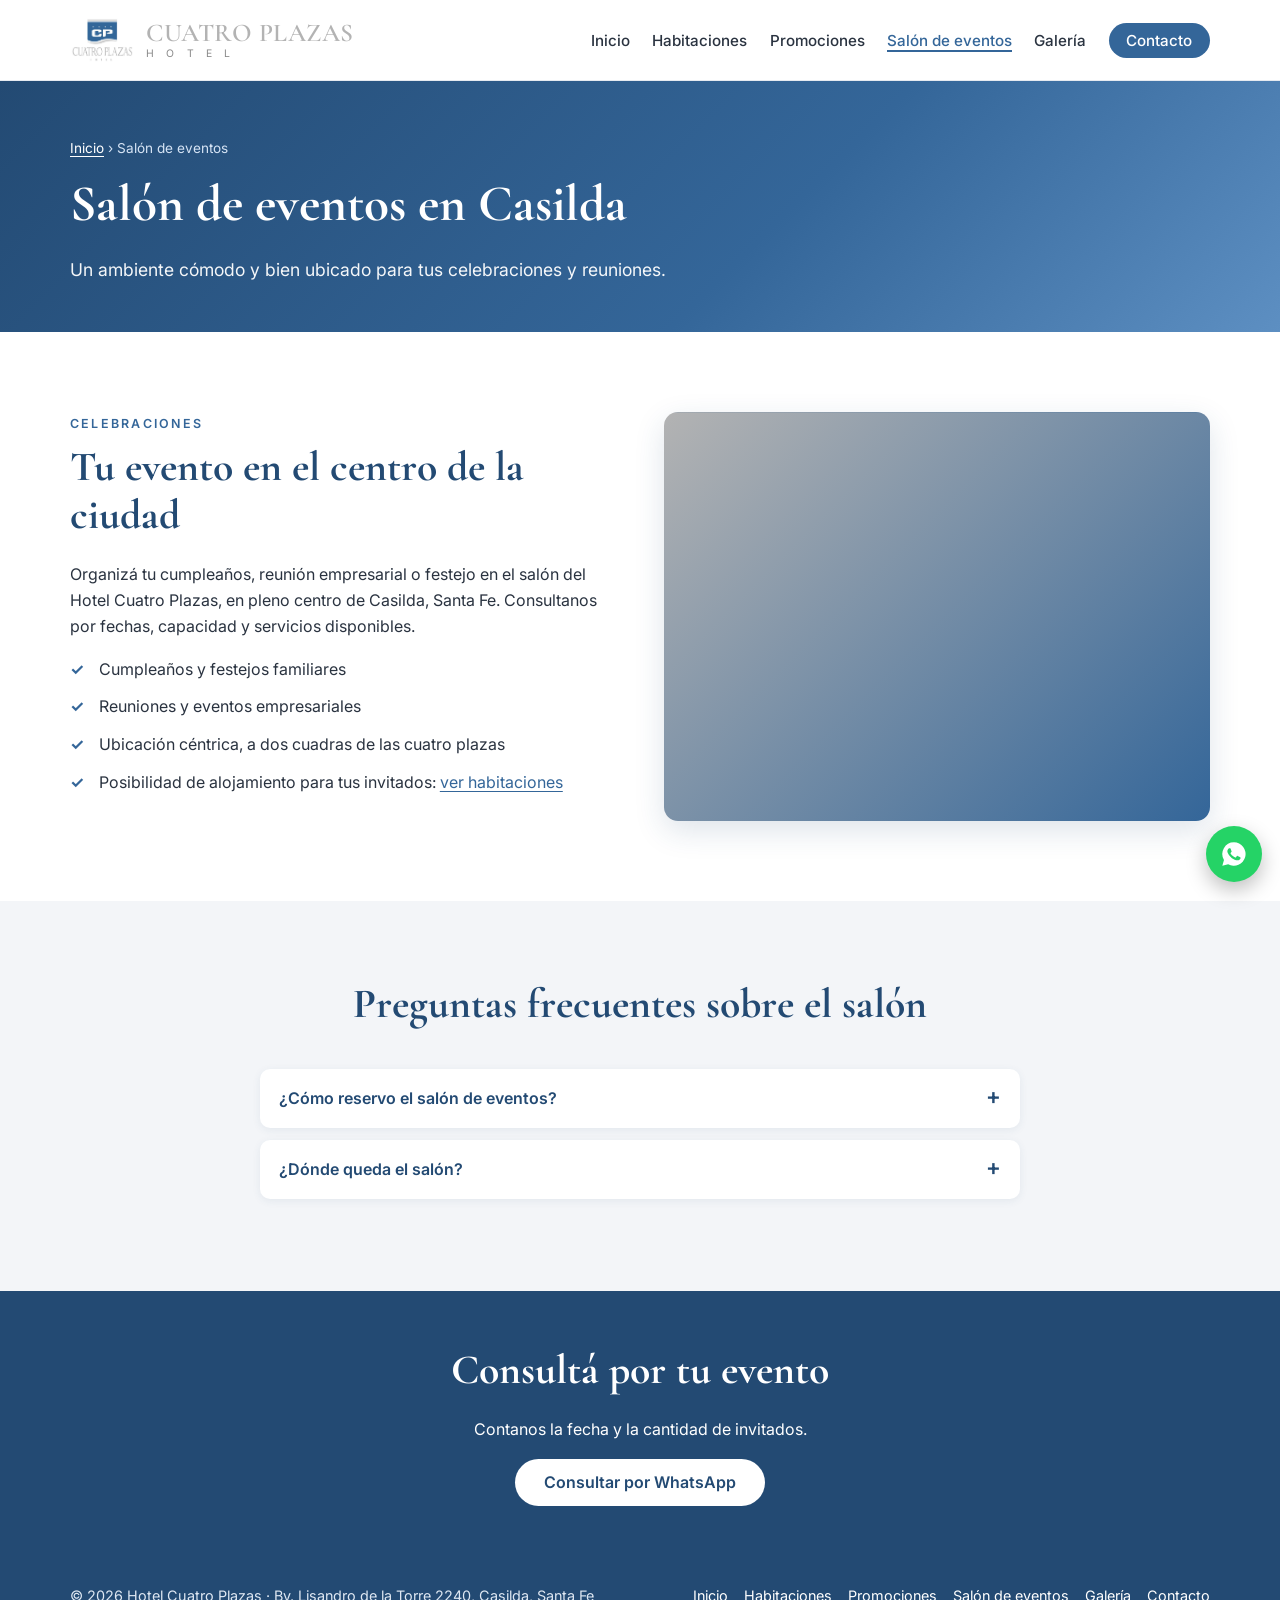
<file: salon-de-eventos.html>
<!DOCTYPE html>
<html lang="es-AR">
<head>
  <meta charset="utf-8">
  <meta name="viewport" content="width=device-width, initial-scale=1">

  <title>Salón de eventos en Casilda | Hotel Cuatro Plazas</title>
  <meta name="description" content="Salón de eventos en el centro de Casilda, Santa Fe: cumpleaños, reuniones empresariales y festejos en un ambiente cómodo. Consultá fechas y capacidad.">
  <meta name="robots" content="index, follow, max-image-preview:large, max-snippet:-1">
  <meta name="author" content="Hotel Cuatro Plazas">
  <meta name="theme-color" content="#346699">
  <link rel="canonical" href="https://hotelcuatroplazas.com.ar/salon-de-eventos.html">

  <meta name="geo.region" content="AR-S">
  <meta name="geo.placename" content="Casilda, Santa Fe">

  <meta property="og:type" content="website">
  <meta property="og:locale" content="es_AR">
  <meta property="og:site_name" content="Hotel Cuatro Plazas">
  <meta property="og:title" content="Salón de eventos | Hotel Cuatro Plazas, Casilda">
  <meta property="og:description" content="Salón de eventos en el centro de Casilda, Santa Fe: cumpleaños, reuniones empresariales y festejos en un ambiente cómodo. Consultá fechas y capacidad.">
  <meta property="og:url" content="https://hotelcuatroplazas.com.ar/salon-de-eventos.html">
  <meta property="og:image" content="https://hotelcuatroplazas.com.ar/assets/img/og-image.jpg">
  <meta property="og:image:alt" content="Logo del Hotel Cuatro Plazas, Casilda">
  <meta name="twitter:card" content="summary_large_image">

  <link rel="icon" type="image/svg+xml" href="assets/logo.svg">
  <link rel="preconnect" href="https://fonts.googleapis.com">
  <link rel="preconnect" href="https://fonts.gstatic.com" crossorigin>
  <link rel="preload" as="style" href="https://fonts.googleapis.com/css2?family=Cormorant+Garamond:wght@500;600;700&family=Inter:wght@400;500;600&display=swap">
  <link rel="stylesheet" href="https://fonts.googleapis.com/css2?family=Cormorant+Garamond:wght@500;600;700&family=Inter:wght@400;500;600&display=swap">
  <link rel="stylesheet" href="css/styles.css">

  <script type="application/ld+json">
{
  "@context": "https://schema.org",
  "@type": "WebPage",
  "@id": "https://hotelcuatroplazas.com.ar/salon-de-eventos.html#webpage",
  "url": "https://hotelcuatroplazas.com.ar/salon-de-eventos.html",
  "name": "Salón de eventos en Casilda | Hotel Cuatro Plazas",
  "description": "Salón de eventos en el centro de Casilda, Santa Fe: cumpleaños, reuniones empresariales y festejos en un ambiente cómodo. Consultá fechas y capacidad.",
  "inLanguage": "es-AR",
  "isPartOf": {
    "@id": "https://hotelcuatroplazas.com.ar/#hotel"
  },
  "about": {
    "@id": "https://hotelcuatroplazas.com.ar/#hotel"
  }
}
  </script>
  <script type="application/ld+json">
{
  "@context": "https://schema.org",
  "@type": "BreadcrumbList",
  "itemListElement": [
    {
      "@type": "ListItem",
      "position": 1,
      "name": "Inicio",
      "item": "https://hotelcuatroplazas.com.ar/"
    },
    {
      "@type": "ListItem",
      "position": 2,
      "name": "Salón de eventos",
      "item": "https://hotelcuatroplazas.com.ar/salon-de-eventos.html"
    }
  ]
}
  </script>
</head>
<body>
  <a class="skip-link" href="#contenido">Ir al contenido</a>

  <header class="site-header" id="top">
    <div class="container header-inner">
      <a class="brand" href="index.html" aria-label="Hotel Cuatro Plazas, ir al inicio">
        <img src="assets/logohcp.jpg" alt="Logo Hotel Cuatro Plazas" width="64" height="64">
        <span class="brand-text">
          <span class="brand-name">Cuatro Plazas</span>
          <span class="brand-sub">H O T E L</span>
        </span>
      </a>

      <button class="nav-toggle" aria-expanded="false" aria-controls="menu" aria-label="Abrir menú">
        <span></span><span></span><span></span>
      </button>

      <nav id="menu" class="main-nav" aria-label="Principal">
        <ul>
          <li><a href="index.html">Inicio</a></li>
          <li><a href="habitaciones.html">Habitaciones</a></li>
          <li><a href="promociones.html">Promociones</a></li>
          <li><a href="salon-de-eventos.html" aria-current="page">Salón de eventos</a></li>
          <li><a href="galeria.html">Galería</a></li>
          <li><a href="contacto.html" class="btn btn-small">Contacto</a></li>
        </ul>
      </nav>
    </div>
  </header>

  <main id="contenido">

    <section class="page-hero" aria-labelledby="page-title">
      <div class="container">
        <nav class="breadcrumb" aria-label="Migas de pan"><a href="index.html">Inicio</a> › <span>Salón de eventos</span></nav>
        <h1 id="page-title">Salón de eventos en Casilda</h1>
        <p class="lead">Un ambiente cómodo y bien ubicado para tus celebraciones y reuniones.</p>
      </div>
    </section>

    <section class="section" aria-labelledby="salon-title">
      <div class="container two-col">
        <div>
          <p class="eyebrow">Celebraciones</p>
          <h2 id="salon-title">Tu evento en el centro de la ciudad</h2>
          <p>Organizá tu cumpleaños, reunión empresarial o festejo en el salón del Hotel Cuatro Plazas, en pleno centro de Casilda, Santa Fe. Consultanos por fechas, capacidad y servicios disponibles.</p>
          <ul class="check-list">
            <li>Cumpleaños y festejos familiares</li>
            <li>Reuniones y eventos empresariales</li>
            <li>Ubicación céntrica, a dos cuadras de las cuatro plazas</li>
            <li>Posibilidad de alojamiento para tus invitados: <a href="habitaciones.html">ver habitaciones</a></li>
          </ul>
        </div>
        <div class="promo-img img-salon" role="img" aria-label="Salón de eventos del Hotel Cuatro Plazas"></div>
      </div>
    </section>

    <section class="section alt" aria-labelledby="faq-title">
      <div class="container narrow">
        <header class="section-head">
          <h2 id="faq-title">Preguntas frecuentes sobre el salón</h2>
        </header>
        <details>
          <summary>¿Cómo reservo el salón de eventos?</summary>
          <p>Escribinos por WhatsApp al 3464 680109, llamá al 3464 425885 o enviá un correo a contacto@hotelcuatroplazas.com.ar con la fecha y la cantidad de invitados.</p>
        </details>
        <details>
          <summary>¿Dónde queda el salón?</summary>
          <p>En Bv. Lisandro de la Torre 2240, Casilda, Santa Fe, en pleno centro comercial.</p>
        </details>
      </div>
    </section>

    <section class="cta-band" aria-labelledby="cta-title">
      <div class="container narrow">
        <h2 id="cta-title">Consultá por tu evento</h2>
        <p>Contanos la fecha y la cantidad de invitados.</p>
        <a class="btn" href="https://wa.me/5493464680109?text=Hola%2C%20quisiera%20consultar%20por%20el%20sal%C3%B3n%20de%20eventos%20del%20Hotel%20Cuatro%20Plazas%20%28fecha%20y%20cantidad%20de%20invitados%29." target="_blank" rel="noopener">Consultar por WhatsApp</a>
      </div>
    </section>

  </main>

  <footer class="site-footer">
    <div class="container footer-inner">
      <p>&copy; <span id="year">2026</span> Hotel Cuatro Plazas · Bv. Lisandro de la Torre 2240, Casilda, Santa Fe</p>
      <nav class="footer-nav" aria-label="Pie de página"><a href="index.html">Inicio</a><a href="habitaciones.html">Habitaciones</a><a href="promociones.html">Promociones</a><a href="salon-de-eventos.html">Salón de eventos</a><a href="galeria.html">Galería</a><a href="contacto.html">Contacto</a></nav>
    </div>
  </footer>

  <a class="wa-float" href="https://wa.me/5493464680109" target="_blank" rel="noopener" aria-label="Escribinos por WhatsApp">
    <svg viewBox="0 0 24 24" width="28" height="28" aria-hidden="true"><path fill="currentColor" d="M12 2a10 10 0 0 0-8.6 15.1L2 22l5-1.3A10 10 0 1 0 12 2Zm5.2 14.2c-.2.6-1.300 1.200-1.800 1.200-.5.100-1 .2-3.300-.7-2.800-1.100-4.500-4-4.700-4.200-.1-.2-1.100-1.500-1.100-2.800s.7-2 1-2.300c.2-.3.500-.3.700-.3h.5c.2 0 .4 0 .6.500l.8 2c.1.2.1.3 0 .5l-.3.400-.4.400c-.1.100-.3.300-.1.600.2.300.8 1.300 1.700 2 1.100 1 2 1.300 2.300 1.400.3.100.4.100.6-.1l.8-1c.2-.3.400-.2.600-.1l1.900.9c.3.100.5.200.5.300.1.200.1.800-.1 1.400Z"/></svg>
  </a>

  <script src="js/main.js" defer></script>
</body>
</html>
</file>
<file: css/styles.css>
:root{
  --blue:#346699;
  --blue-dark:#234a73;
  --grey:#b3b3b3;
  --grey-light:#f3f5f8;
  --text:#2a3340;
  --white:#fff;
  --radius:14px;
  --shadow:0 10px 30px rgba(35,74,115,.15);
  --serif:'Cormorant Garamond',Georgia,serif;
  --sans:'Inter',system-ui,-apple-system,'Segoe UI',Roboto,sans-serif;
}
*,*::before,*::after{box-sizing:border-box}
html{scroll-behavior:smooth;scroll-padding-top:84px}
body{margin:0;font-family:var(--sans);color:var(--text);line-height:1.65;background:var(--white);-webkit-font-smoothing:antialiased}
img,svg,iframe{max-width:100%;display:block}
a{color:var(--blue);text-decoration-thickness:1px;text-underline-offset:3px}
a:hover{color:var(--blue-dark)}
h1,h2,h3{font-family:var(--serif);line-height:1.15;margin:0 0 .5em;color:var(--blue-dark)}
h1{font-size:clamp(2.2rem,5vw,3.8rem)}
h2{font-size:clamp(1.8rem,3.5vw,2.6rem)}
h3{font-size:1.5rem}
p{margin:0 0 1em}
:focus-visible{outline:3px solid #f2b705;outline-offset:2px}

.container{width:min(1140px,100% - 2rem);margin-inline:auto}
.narrow{width:min(760px,100% - 2rem)}
.sr-only{position:absolute;width:1px;height:1px;overflow:hidden;clip:rect(0 0 0 0);white-space:nowrap}
.skip-link{position:absolute;left:-999px;top:0;background:var(--blue);color:#fff;padding:.6rem 1rem;z-index:200}
.skip-link:focus{left:0}

/* Header */
.site-header{position:sticky;top:0;z-index:100;background:rgba(255,255,255,.96);backdrop-filter:blur(8px);border-bottom:1px solid #e6eaf0}
.header-inner{display:flex;align-items:center;justify-content:space-between;gap:1rem;padding:.5rem 0}
.brand{display:flex;align-items:center;gap:.75rem;text-decoration:none}
.brand img{border-radius:6px}
.brand-text{display:flex;flex-direction:column;line-height:1}
.brand-name{font-family:var(--serif);font-size:1.6rem;font-weight:600;color:var(--grey);text-transform:uppercase;letter-spacing:.02em}
.brand-sub{font-size:.65rem;letter-spacing:.45em;color:#8a8a8a;margin-top:.2rem}
.main-nav ul{display:flex;align-items:center;gap:1.4rem;list-style:none;margin:0;padding:0}
.main-nav a{text-decoration:none;color:var(--text);font-weight:500;font-size:.95rem}
.main-nav a:hover{color:var(--blue)}
.nav-toggle{display:none;background:none;border:0;padding:.6rem;cursor:pointer}
.nav-toggle span{display:block;width:26px;height:3px;background:var(--blue);margin:5px 0;border-radius:2px;transition:.25s}
.nav-toggle[aria-expanded="true"] span:nth-child(1){transform:translateY(8px) rotate(45deg)}
.nav-toggle[aria-expanded="true"] span:nth-child(2){opacity:0}
.nav-toggle[aria-expanded="true"] span:nth-child(3){transform:translateY(-8px) rotate(-45deg)}

/* Buttons */
.btn{display:inline-block;background:var(--blue);color:#fff!important;border:0;border-radius:999px;padding:.85rem 1.8rem;font:600 1rem var(--sans);text-decoration:none;cursor:pointer;transition:background .2s,transform .2s}
.btn:hover{background:var(--blue-dark);transform:translateY(-2px)}
.btn-small{padding:.5rem 1.1rem;font-size:.9rem}
.link{font-weight:600;text-decoration:none}
.link::after{content:" →"}

/* Hero */
.hero{position:relative;min-height:78vh;display:grid;align-items:center;color:#fff;
  background:linear-gradient(135deg,#234a73 0%,#346699 55%,#5d8fc2 100%)}
.hero-overlay{position:absolute;inset:0;background:radial-gradient(circle at 80% 20%,rgba(255,255,255,.14),transparent 55%)}
.hero-content{position:relative;padding:5rem 0}
.hero h1{color:#fff;max-width:18ch}
.hero .lead{font-size:1.2rem;max-width:46ch;opacity:.95;margin-bottom:1.6rem}
.eyebrow{text-transform:uppercase;letter-spacing:.18em;font-size:.78rem;font-weight:600;color:var(--blue);margin-bottom:.6rem}
.hero .eyebrow{color:#d6e4f5}
.hero .btn{background:#fff;color:var(--blue-dark)!important}
.hero .btn:hover{background:#eaf1fa}

/* Availability */
.availability{position:relative;z-index:2;margin-top:-52px}
.availability-form{display:grid;grid-template-columns:repeat(3,1fr) auto;gap:1rem;align-items:end;background:#fff;padding:1.3rem 1.5rem;border-radius:var(--radius);box-shadow:var(--shadow)}
.form-msg{grid-column:1/-1;margin:0;font-size:.9rem;min-height:1.2em}
.form-msg.error{color:#b3261e}
.form-msg.ok{color:#1b7a3d}
.field{display:flex;flex-direction:column;gap:.35rem}
label{font-size:.82rem;font-weight:600;color:var(--blue-dark)}
input,select,textarea{font:inherit;padding:.7rem .8rem;border:1px solid #cfd8e3;border-radius:10px;background:#fff;color:var(--text);width:100%}
input:focus,select:focus,textarea:focus{outline:2px solid var(--blue);border-color:var(--blue)}

/* Sections */
.section{padding:5rem 0}
.section.alt{background:var(--grey-light)}
.section-head{text-align:center;max-width:640px;margin:0 auto 2.5rem}
.two-col{display:grid;grid-template-columns:1fr 1fr;gap:3rem;align-items:center}
.highlights{list-style:none;margin:0;padding:0;display:grid;gap:1rem}
.highlights li{background:var(--grey-light);border-left:4px solid var(--blue);border-radius:10px;padding:1rem 1.2rem}
.highlights strong{display:block;font-family:var(--serif);font-size:1.7rem;color:var(--blue-dark)}
.highlights span{font-size:.95rem}

/* Cards */
.cards{display:grid;grid-template-columns:repeat(3,1fr);gap:1.5rem}
.card{background:#fff;border-radius:var(--radius);overflow:hidden;box-shadow:var(--shadow);display:flex;flex-direction:column}
.card-img{aspect-ratio:4/3;background-size:cover;background-position:center}
.card-body{padding:1.3rem 1.4rem 1.6rem}

/* Imágenes (reemplazar por fotos reales: ver README) */
.img-room1{background:linear-gradient(135deg,#7da3cc,#346699)}
.img-room2{background:linear-gradient(135deg,#9bb7d6,#4d7bad)}
.img-room3{background:linear-gradient(135deg,#c5d5e8,#6f95c1)}
.img-promo{background:linear-gradient(135deg,#d5dbe3,#8aa4c2)}
.img-salon{background:linear-gradient(135deg,#b3b3b3,#346699)}
.promo-img{aspect-ratio:4/3;border-radius:var(--radius);box-shadow:var(--shadow);background-size:cover;background-position:center}
.two-col.reverse .promo-img{order:0}

/* Gallery */
.gallery{display:grid;grid-template-columns:repeat(3,1fr);gap:1rem}
.g-item{aspect-ratio:4/3;border:0;border-radius:var(--radius);cursor:zoom-in;background-size:cover;background-position:center;transition:transform .25s,box-shadow .25s}
.g-item:hover{transform:scale(1.02);box-shadow:var(--shadow)}

/* Lightbox */
.lightbox{position:fixed;inset:0;background:rgba(10,20,35,.92);z-index:300;display:grid;place-items:center;padding:1rem;gap:.5rem}
.lightbox[hidden]{display:none}
.lb-img{width:min(900px,92vw);aspect-ratio:4/3;border-radius:var(--radius);background-size:cover;background-position:center}
.lb-cap{color:#fff;margin:0}
.lb-close{position:absolute;top:1rem;right:1.2rem;background:none;border:0;color:#fff;font-size:2.6rem;line-height:1;cursor:pointer}

/* FAQ */
details{background:#fff;border-radius:10px;margin-bottom:.8rem;box-shadow:0 2px 8px rgba(35,74,115,.08)}
summary{cursor:pointer;padding:1rem 1.2rem;font-weight:600;color:var(--blue-dark);list-style:none;position:relative;padding-right:2.6rem}
summary::-webkit-details-marker{display:none}
summary::after{content:"+";position:absolute;right:1.2rem;font-size:1.4rem;line-height:1}
details[open] summary::after{content:"−"}
details p{padding:0 1.2rem 1.1rem;margin:0}

/* Contact */
address{font-style:normal}
.social{display:flex;gap:1.2rem}
.contact-form{background:#fff;padding:1.6rem;border-radius:var(--radius);box-shadow:var(--shadow);display:grid;gap:1rem}
.map iframe{width:100%;height:380px;border:0}

/* Páginas internas */
.page-hero{background:linear-gradient(135deg,#234a73 0%,#346699 60%,#5d8fc2 100%);color:#fff;padding:3.5rem 0 3rem}
.page-hero h1{color:#fff;margin-bottom:.4em;font-size:clamp(2rem,4.5vw,3.2rem)}
.page-hero .lead{max-width:60ch;font-size:1.1rem;opacity:.95;margin:0}
.breadcrumb{font-size:.85rem;margin-bottom:1rem;color:#d6e4f5}
.breadcrumb a{color:#fff}
.main-nav a[aria-current="page"]{color:var(--blue);border-bottom:2px solid var(--blue)}
.main-nav a.btn[aria-current="page"]{color:#fff;border-bottom:0}
.check-list{list-style:none;margin:0 0 1.5rem;padding:0;display:grid;gap:.7rem}
.check-list li{position:relative;padding-left:1.8rem}
.check-list li::before{content:"✓";position:absolute;left:0;color:var(--blue);font-weight:700}
.cta-band{background:var(--blue-dark);color:#fff;text-align:center;padding:3.5rem 0}
.cta-band h2{color:#fff}
.cta-band .btn{background:#fff;color:var(--blue-dark)!important}
.cta-band .btn:hover{background:#eaf1fa}
.section-head .link{display:inline-block;margin-top:.3rem}
.footer-nav{display:flex;flex-wrap:wrap;gap:1rem}
.footer-nav a{text-decoration:none}
.footer-nav a:hover{text-decoration:underline}

/* Footer */
.site-footer{background:var(--blue-dark);color:#dfe8f3;padding:1.4rem 0;font-size:.9rem}
.site-footer p{margin:0}
.site-footer a{color:#fff}
.footer-inner{display:flex;justify-content:space-between;flex-wrap:wrap;gap:.5rem}

/* WhatsApp flotante */
.wa-float{position:fixed;right:1.1rem;bottom:1.1rem;z-index:150;width:56px;height:56px;border-radius:50%;background:#25d366;color:#fff;display:grid;place-items:center;box-shadow:0 8px 20px rgba(0,0,0,.25);transition:transform .2s}
.wa-float:hover{transform:scale(1.08);color:#fff}

/* Animación de entrada */
.reveal{opacity:0;transform:translateY(22px);transition:opacity .7s ease,transform .7s ease}
.reveal.visible{opacity:1;transform:none}
@media (prefers-reduced-motion:reduce){
  html{scroll-behavior:auto}
  .reveal{opacity:1;transform:none;transition:none}
}

/* Responsive */
@media (max-width:900px){
  .cards,.gallery{grid-template-columns:repeat(2,1fr)}
  .two-col{grid-template-columns:1fr;gap:2rem}
  .availability-form{grid-template-columns:1fr 1fr}
  .availability-form .btn{grid-column:1/-1}
}
@media (max-width:760px){
  .nav-toggle{display:block}
  .main-nav{position:absolute;top:100%;left:0;right:0;background:#fff;border-bottom:1px solid #e6eaf0;display:none;padding:1rem}
  .main-nav.open{display:block}
  .main-nav ul{flex-direction:column;align-items:flex-start;gap:1rem}
  .brand-name{font-size:1.3rem}
}
@media (max-width:560px){
  .cards,.gallery{grid-template-columns:1fr}
  .section{padding:3.5rem 0}
  .availability-form{grid-template-columns:1fr}
}
</file>
